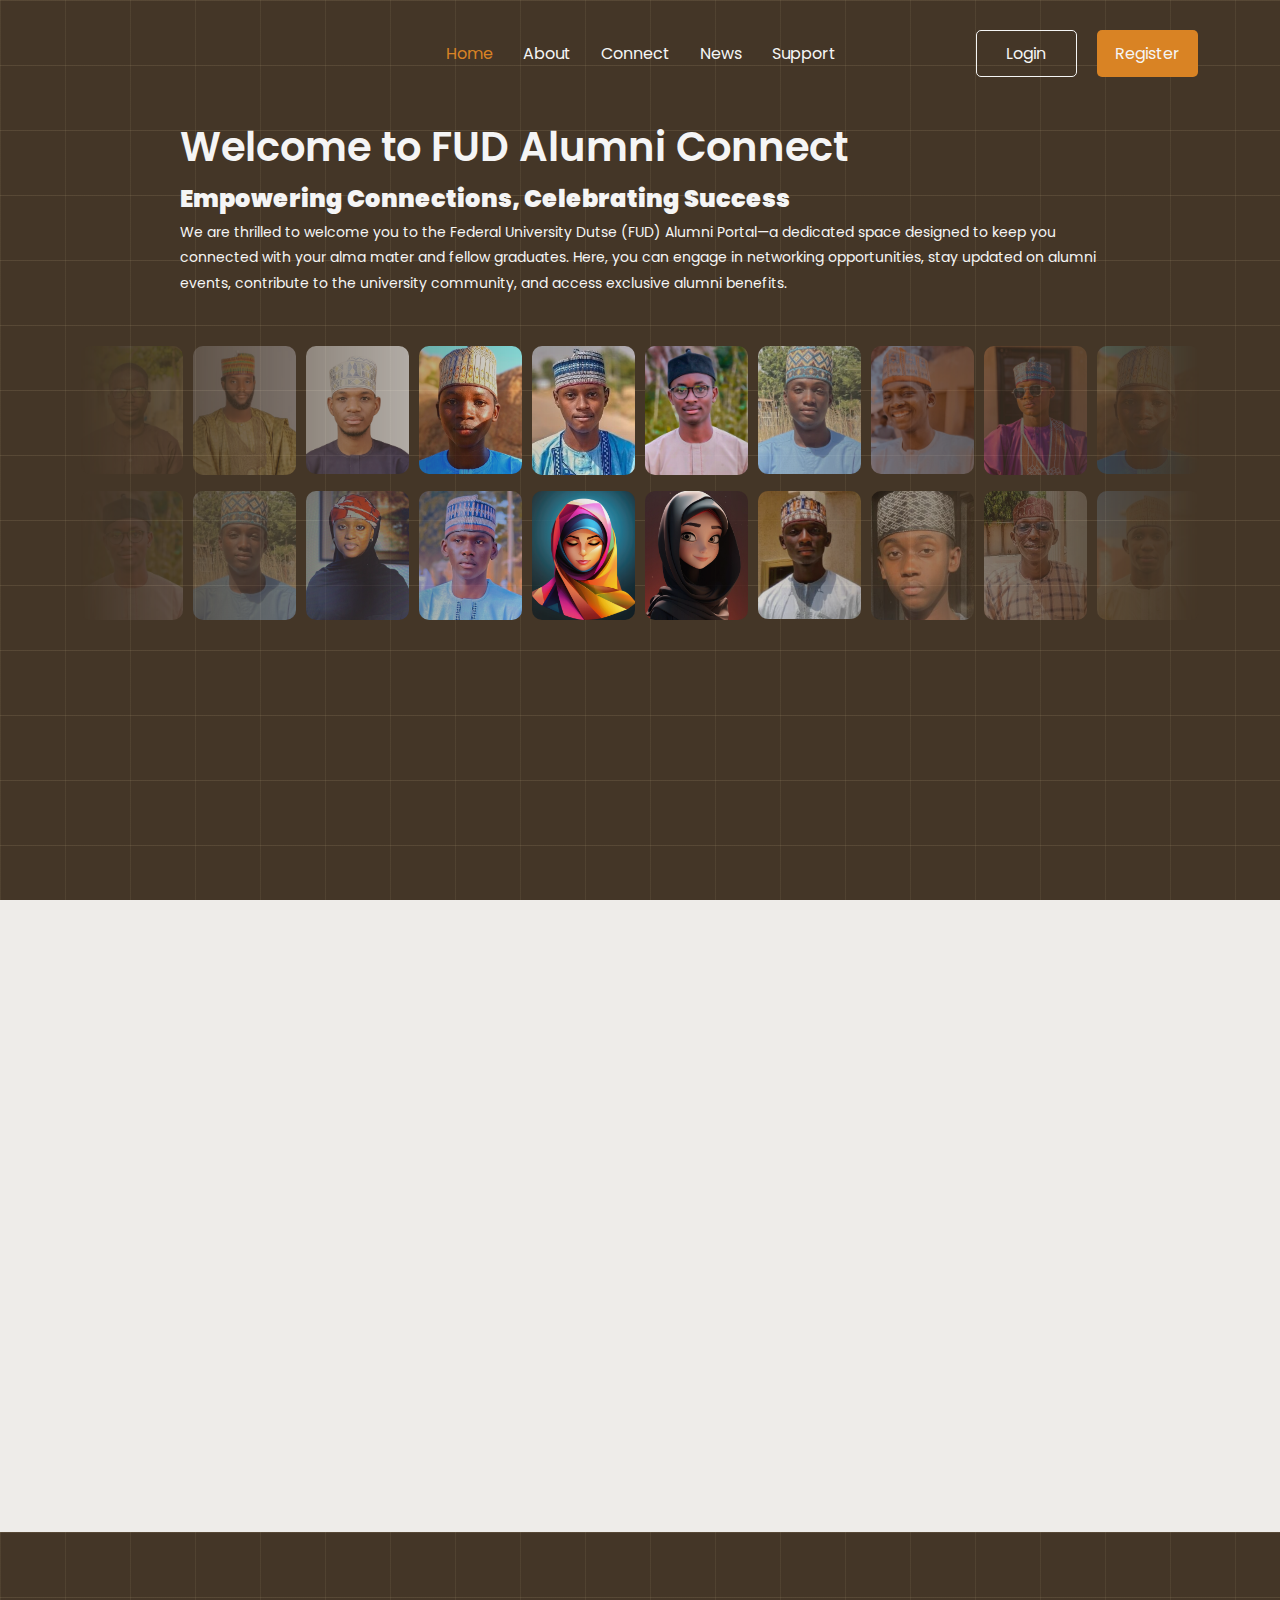
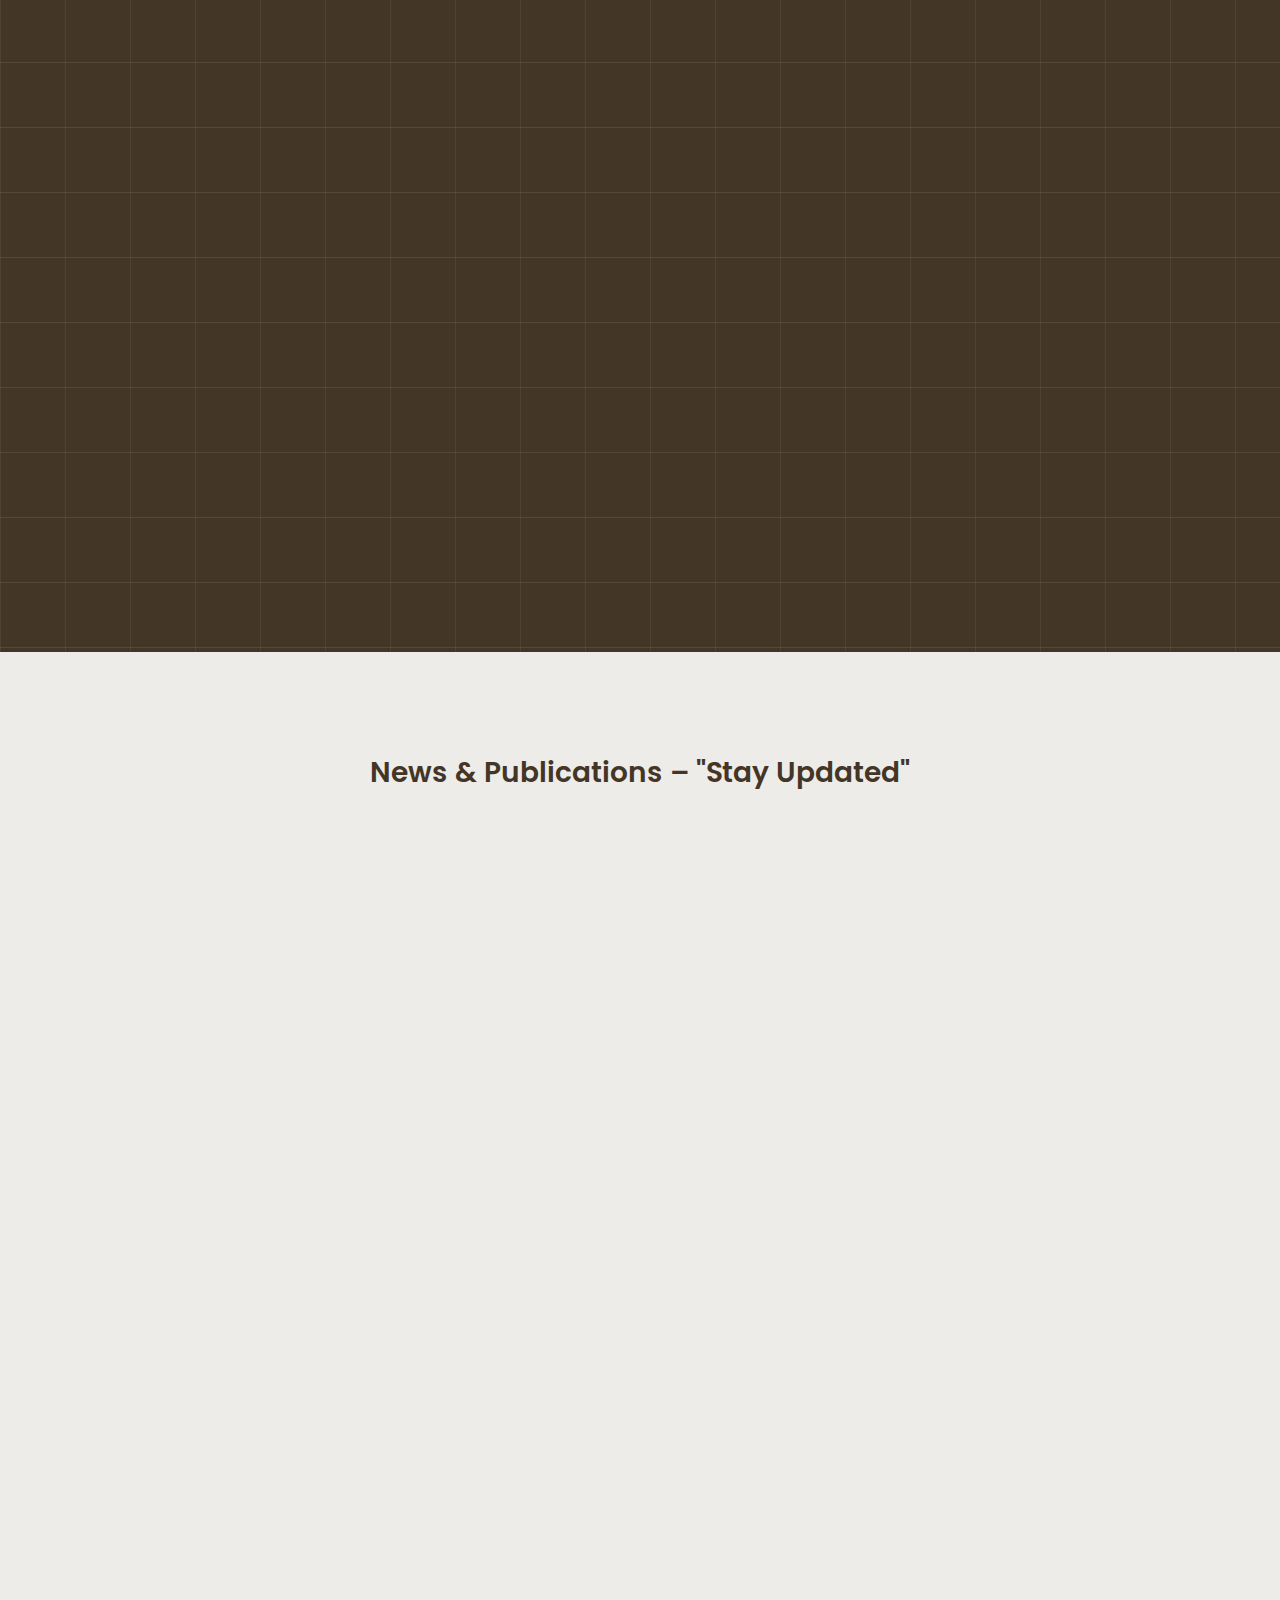
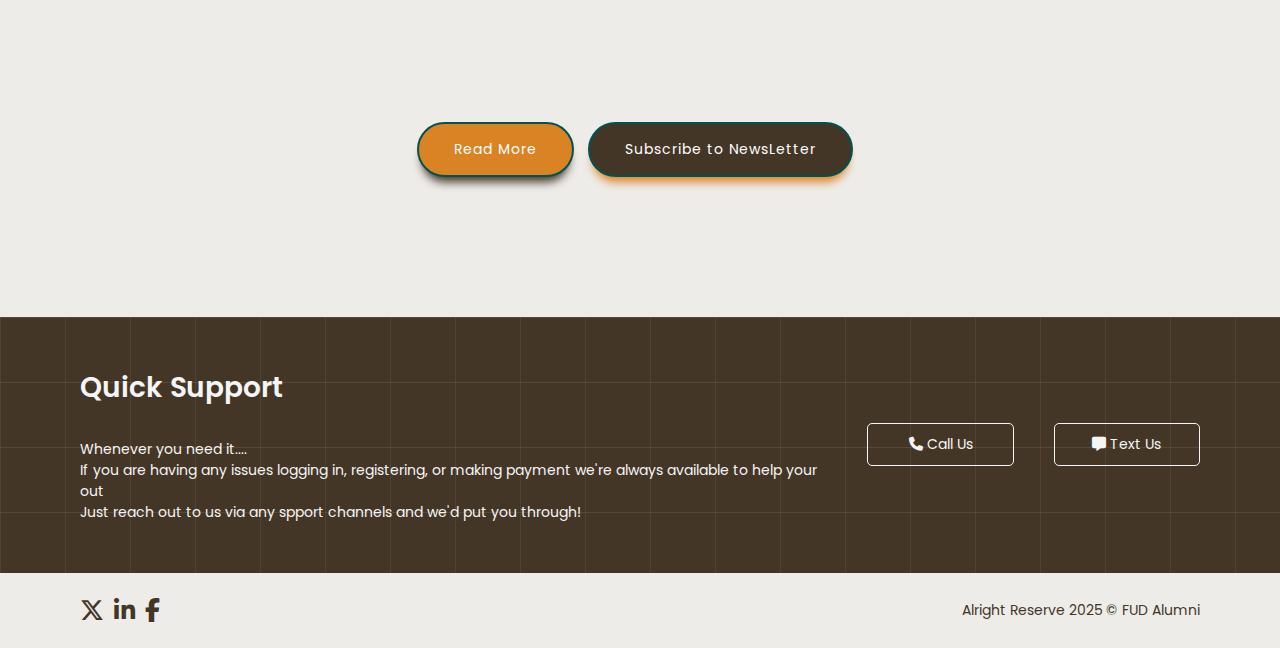
<file: index.html>
<!DOCTYPE html>
<html lang="en">
  <head>
    <meta charset="UTF-8" />
    <meta name="viewport" content="width=device-width, initial-scale=1.0" />
    <title>Federal University, Dutse Alumni Portal</title>

    <!-- Custom CSS link -->
    <link rel="stylesheet" href="assets/css/styles.css" />

    <!-- FavIcon Link -->
    <link
      rel="apple-touch-icon"
      sizes="180x180"
      href="assets/favicon_io/android-chrome-192x192.png"
    />
    <link
      rel="icon"
      type="image/png"
      sizes="32x32"
      href="assets/favicon_io/favicon-32x32.png"
    />
    <link
      rel="icon"
      type="image/png"
      sizes="16x16"
      href="assets/favicon_io/favicon-16x16.png"
    />
    <link rel="manifest" href="/site.webmanifest" />

    <!-- Google Fonts -->
    <link
      href="https://fonts.googleapis.com/css?family=Poppins:100,100italic,200,200italic,300,300italic,regular,italic,500,500italic,600,600italic,700,700italic"
      rel="stylesheet"
    />

    <!-- Font-Awesome -->
    <link
      rel="stylesheet"
      href="https://cdnjs.cloudflare.com/ajax/libs/font-awesome/6.7.2/css/all.min.css"
    />
  </head>
  <body>
    <div class="overlay-loader">
      <div class="loader"></div>
    </div>
    <div class="container">
      <section class="hero-section colored">
        <nav>
          <button class="toggle-btn-group">
            <a href="#" class="toggle-show toggle"><i class="fa-solid fa-bars"></i></a>
            <a href="#" class="toggle-hide toggle"><i class="fa-solid fa-xmark"></i></a>
        </button>
          <ul class="nav-links">
            <li><a href="#home" class="active">Home</a></li>
            <li><a href="#about">About</a></li>
            <li><a href="#connect">Connect</a></li>
            <li><a href="#news">News</a></li>
            <li><a href="#support">Support</a></li>
            <li><a href="login.html" class="mobile login">Login</a></li>
            <li><a href="login.html" class="mobile login">Register</a></li>
          </ul>
  
          <div class="btn-group">
            <button class="btn btn-primary login"><a href="login.html">Login</button>
            <button class="btn btn-secondary login"><a href="">Register</a></button>
          </div>
        </nav>
        <div class="hero-text" id="home" class="hidden">
          <h1>Welcome to FUD Alumni Connect</h1>
          <p class="subtitle">Empowering Connections, Celebrating Success</p>
          <p>
            We are thrilled to welcome you to the Federal University Dutse (FUD) Alumni Portal—a dedicated space designed to keep you connected with your alma mater and fellow graduates. Here, you can engage in networking opportunities, stay updated on alumni events, contribute to the university community, and access exclusive alumni benefits.
          </p>
        </div>
  
        <div class="hero-imgs hidden">
          <div class="img">
            <img src="assets/img/alumni-1.jpg" alt="Alumni" />
          </div>
          <div class="img">
            <img src="assets/img/alumni-2.jpg" alt="Alumni" />
          </div>
          <div class="img">
            <img src="assets/img/alumni-3.png" alt="Alumni" />
          </div>
          <div class="img">
            <img src="assets/img/alumni-4.png" alt="Alumni" />
          </div>
          <div class="img">
            <img src="assets/img/alumni-5.jpg" alt="Alumni" />
          </div>
          <div class="img">
            <img src="assets/img/alumni-6.jpg" alt="Alumni" />
          </div>
          <div class="img">
            <img src="assets/img/alumni-7.png" alt="Alumni" />
          </div>
          <div class="img">
            <img src="assets/img/alumni-8.jpg" alt="Alumni" />
          </div>
          <div class="img">
            <img src="assets/img/alumni-9.jpg" alt="Alumni" />
          </div>
          <div class="img">
            <img src="assets/img/alumni-4.png" alt="Alumni" />
          </div>
  
          <div class="img">
            <img src="assets/img/alumni-6.jpg" alt="Alumni" />
          </div>
          <div class="img">
            <img src="assets/img/alumni-7.png" alt="Alumni" />
          </div>
          <div class="img">
            <img src="assets/img/alumni-13.jpg" alt="Alumni" />
          </div>
          <div class="img">
            <img src="assets/img/alumni-14.jpg" alt="Alumni" />
          </div>
          <div class="img">
            <img src="assets/img/alumni-15.jpg" alt="Alumni" />
          </div>
          <div class="img">
            <img src="assets/img/alumni-16.jpg" alt="Alumni" />
          </div>
          <div class="img">
            <img src="assets/img/alumni-17.jpg" alt="Alumni" />
          </div>
          <div class="img">
            <img src="assets/img/alumni-18.jpg" alt="Alumni" />
          </div>
          <div class="img">
            <img src="assets/img/alumni-19.jpg" alt="Alumni" />
          </div>
          <div class="img">
            <img src="assets/img/alumni-20.jpg" alt="Alumni" />
          </div>
        </div>
      </section>
  
      <section class="about hidden" id="about">
        <h2>About Us</h2>
        <div class="about-us">
          <div class="services-content">
            <div class="grid-item">
                <div class="item-icon">
                  <i class="fa-solid fa-mask"></i>
                </div>
                <div class="item-wrapper">
                    <h3>Who We Are</h3>
                    <p>The Federal University Dutse Alumni Association is a vibrant network of graduates who continue to uphold the values and traditions of our great institution. We aim to strengthen the bonds between alumni, students, and the university.</p>
                </div>
            </div>

            <div class="grid-item">
                <div class="item-icon">
                  <i class="fa-solid fa-person-circle-question"></i>
                </div>
                <div class="item-wrapper">
                    <h3>Our Mission</h3>
                    <p>To create a lifelong connection between alumni and the university by fostering professional growth, personal development, and giving back to the community.</p>
                </div>
            </div>

            <div class="grid-item">
                <div class="item-icon">
                  <i class="fa-solid fa-eye"></i>
                </div>
                <div class="item-wrapper">
                    <h3>Our Vision</h3>
                    <p>To build a global alumni network that supports members in career development, mentorship, and philanthropy while celebrating the achievements of our graduates.</p>
                </div>
            </div>

            <div class="grid-item">
                <div class="item-icon">
                  <i class="fa-solid fa-heart"></i>
                </div>
                <div class="item-wrapper">
                    <h3>Our Values</h3>
                    <p>At Federal University, we believe in lifelong learning, community building, and professional growth. Our alumni are ambassadors of excellence, carrying forward the spirit of innovation and leadership.</p>
                </div>
            </div>
        </div>

        </div>
        </div>
        
      </section>

      <section class="reconnect colored" id="connect">
        <div class="wrapper hidden">
        <h2> Alumni Directory – "Find & Connect"</h2>
         <p>By joining the alumni network, you can:</p>
         <ul class="reconnect-services">
          <li class="reconnect-items">
            <div class="item-icon">
              <i class="fa-solid fa-magnifying-glass"></i>
            </div>
            <div class="wrapper">
              <h3>Search for Classmates:</h3> 
              <p>Find alumni by name, graduation year, department, or industry.</p>
            </div>
          </li>
          <li class="reconnect-items">
            <div class="item-icon">
              <i class="fa-solid fa-message"></i>
            </div>
            <div class="wrapper">
              <h3>Message & Network:</h3> 
              <p>Connect with fellow alumni through our built-in messaging feature.</p>
            </div>
          </li>
          <li class="reconnect-items">
            <div class="item-icon">
              <i class="fa-solid fa-people-group"></i>
            </div>
            <div class="wrapper">
              <h3>Join Alumni Groups:</h3> 
              <p>Participate in regional or industry-specific alumni groups.</p>
            </div>
            
          </li>
          <li class="reconnect-items">
            <div class="item-icon">
              <i class="fa-solid fa-share-from-square"></i>
            </div>
            <div class="wapper">
              <h3>Share Your Updates:</h3> 
              <p>Post career achievements, life milestones, and updates to stay engaged with your peers. The Alumni Directory helps you find former classmates and connect with alumni in your industry or region.</p>
            </div>
           
          </li>
          <li class="reconnect-items"></li>
         </ul>
        </div>
      
        <img src="assets/img/connect.jpg" alt="" class="hidden">
      </section>


      <section class="news" id="news">
        <h2>News & Publications – "Stay Updated"</h2>

        <div class="card-container hidden" >
            <div class="card">
                <div class="card-header">
                  <i class="fa-solid fa-newspaper"></i>
                </div>
                <div class="card-body">
                    <h3>Latest News & Updates</h3>
                    <p>Read about alumni achievements, university milestones, and industry insights.</p>
                </div>
            </div>

            <div class="card">
                <div class="card-header">
                  <i class="fa-solid fa-envelope"></i>
                </div>
                <div class="card-body">
                    <h3>Quarterly Newsletter</h3>
                    <p>Sign up for our alumni newsletter to receive the latest updates directly in your inbox.</p>
                </div>
            </div>

            <div class="card">
                <div class="card-header">
                    <i class="fa-solid fa-eye"></i>
                </div>
                <div class="card-body">
                    <h3>Featured Alumni Stories</h3>
                    <p>Get inspired by the success stories of our graduates making an impact globally.</p>
                </div>
            </div>
        </div>

        <img src="assets/img/fud-landscape.jpg" alt="" class="hidden">

        <div class="btn-container">
          <button class="btn btn-primary">Read More</button>
          <button class="btn btn-secondary">Subscribe to NewsLetter</button>
      </div>
      </section>

      <section class="contact-us colored" id="support">
        <div class="wrapper">
          <h2>Quick Support</h2>
          <span>Whenever you need it....</span>
          <p>If you are having any issues logging in, registering, or making payment we're always available to help your out</p>
          <p>Just reach out to us via any spport channels and we'd put you through!</p>
        </div>
        
        <div class="btn-group">
          <button class="btn btn-primary"><a href="#"><i class="fa-solid fa-phone"></i> Call Us</button>
          <button class="btn btn-secondary"><a href=""> <i class="fa-solid fa-message"></i> Text Us</a></button>
        </div>

      </section>
    </div>
    
    <footer>
      <ul>
        <li><i class="fa-brands fa-x-twitter"></i></li>
        <li><i class="fa-brands fa-linkedin-in"></i></li>
        <li><i class="fa-brands fa-facebook-f"></i></li>
      </ul>
      <p>Alright Reserve 2025 &copy FUD Alumni</p>
    </footer>



    <script>
      // Navigation Mobile
const navbar = document.querySelector('.nav-links');
const toggle = document.querySelector('.toggle');

toggle.addEventListener('click', function () {
  navbar.classList.toggle('active');
  this.classList.toggle('active');
});

const elements = document.querySelectorAll('.hidden');

        const observer = new IntersectionObserver(entries => {
            entries.forEach(entry => {
                if (entry.isIntersecting) {
                    entry.target.classList.add('show');
                }
            });
        });

        elements.forEach(el => observer.observe(el));


        // Loader

        const loader = document.querySelector(".overlay-loader");
        const loginBtn = document.querySelectorAll(".login")
       
        for(const login of loginBtn){
          
          login.addEventListener("click", (event)=>{
            event.preventDefault()
            loader.classList.add("active")
            document.body.classList.add("no-scroll")

            setTimeout(function() {
              window.location.href = event.target.closest("a").href;
              document.body.classList.remove("no-scroll")
            }, 500);

          })
        }


        

    </script>
  </body>
</html>
</file>
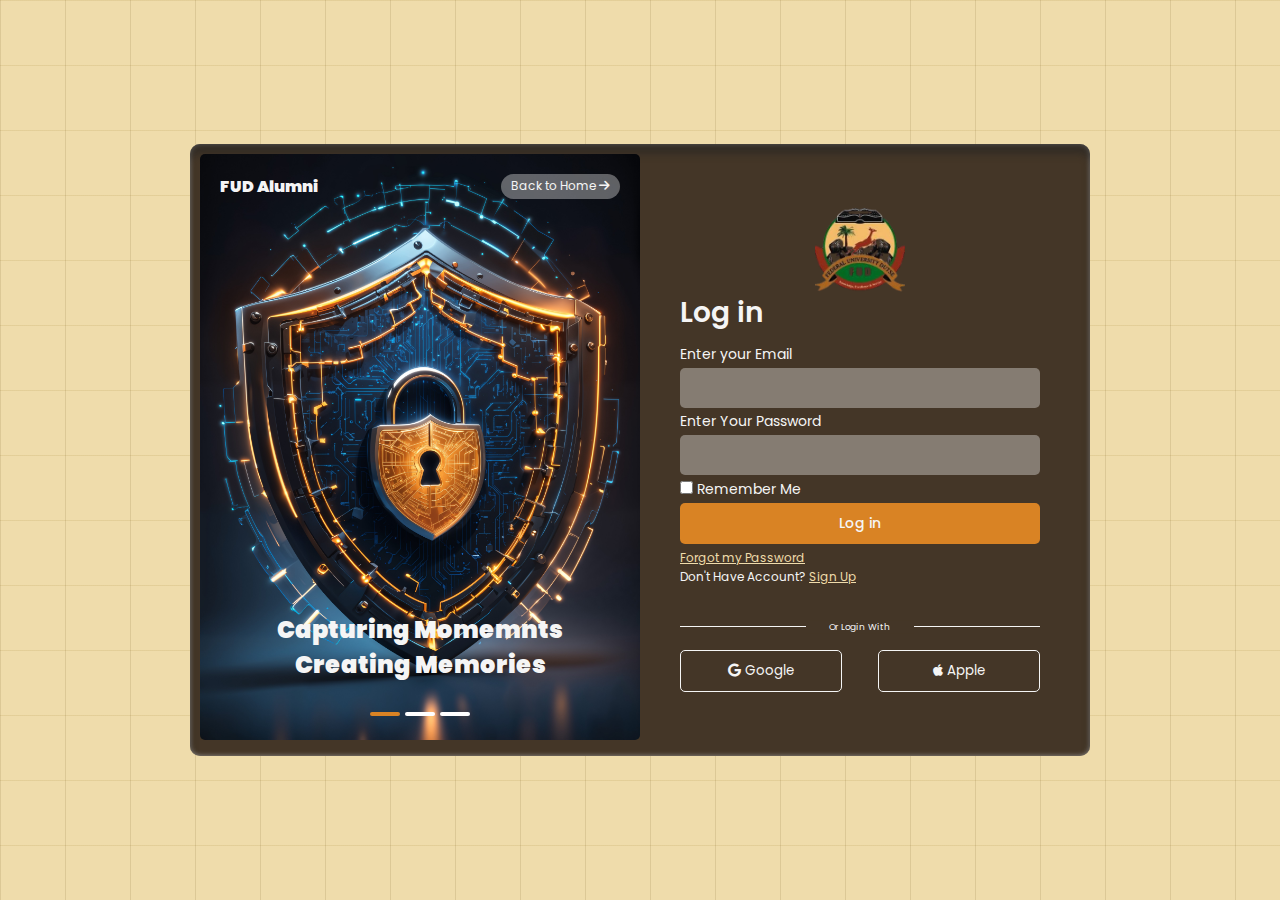
<file: login.html>
<!DOCTYPE html>
<html lang="en">
  <head>
    <meta charset="UTF-8" />
    <meta name="viewport" content="width=device-width, initial-scale=1.0" />
    <title>Federal University, Dutse Alumni Portal</title>

    <!-- Custom CSS link -->
    <link rel="stylesheet" href="assets/css/styles.css" />

    <!-- FavIcon Link -->
    <link
      rel="apple-touch-icon"
      sizes="180x180"
      href="assets/favicon_io/android-chrome-192x192.png"
    />
    <link
      rel="icon"
      type="image/png"
      sizes="32x32"
      href="assets/favicon_io/favicon-32x32.png"
    />
    <link
      rel="icon"
      type="image/png"
      sizes="16x16"
      href="assets/favicon_io/favicon-16x16.png"
    />
    <link rel="manifest" href="/site.webmanifest" />

    <!-- Google Fonts -->
    <link
      href="https://fonts.googleapis.com/css?family=Poppins:100,100italic,200,200italic,300,300italic,regular,italic,500,500italic,600,600italic,700,700italic"
      rel="stylesheet"
    />

    <!-- Font-Awesome -->
    <link
      rel="stylesheet"
      href="https://cdnjs.cloudflare.com/ajax/libs/font-awesome/6.7.2/css/all.min.css"
    />
  </head>
  <body>
    <div class="successfully">
      <div class="event-s">
        <div class="success-container">
          <i class="fa-regular fa-circle-check fa-fade"></i>
        </div>
        <span class="succes">Success</span>
        <span>Login successfully, Redirecting to Dashboard...</span>
      </div>
    </div>

    <div class="failure">
      <div class="event-s">
        <div class="failure-container">
          <i class="fa-solid fa-xmark fa-fade"></i>
        </div>
        <span class="error">Error</span>
        <span>Invalid Email or Password, Try Again...</span>
      </div>
    </div>

    <div class="account-creation-success">
      <div class="event-s">
        <div class="success-container">
          <i class="fa-solid fa-circle-check fa-fade"></i>
        </div>
        <span class="error">Success</span>
        <span>Account Created Successfully...</span>
        <span class="email-registered"></span>
        <button class="login-register">Click Here to Login</button>
      </div>
    </div>

    <div class="account-creation-failure">
      <div class="event-s">
        <div class="failure-container">
          <i class="fa-solid fa-xmark fa-fade"></i>
        </div>
        <span class="error">Error!</span>
        <span>The email is already in used...</span>
        <button class="login-register-error1">Click Here to Login</button>
      </div>
    </div>

    <div class="account-creation-failure-required">
      <div class="event-s">
        <div class="failure-container">
          <i class="fa-solid fa-xmark fa-fade"></i>
        </div>
        <span class="error">Error!</span>
        <span id="message">Fields Required!!!</span>
      </div>
    </div>

    <div class="overlay-loader">
      <div class="loader"></div>
    </div>
    <div class="main-container">
      <div class="sub-container">
        <div class="login-img-container login-cont">
          <div class="login-img-descriptions">
            <span>FUD Alumni</span>
            <button class="btn">
              <a href="index.html">
                Back to Home <i class="fa-solid fa-arrow-right"></i
              ></a>
            </button>
          </div>

          <img
            src="assets/img/login-alumni-img-1.jpg"
            alt="Alumni-Picture"
            class="login-img"
          />

          <div class="login-img-desc2">
            <span>
              Capturing Momemnts <br />
              Creating Memories
            </span>
            <div class="sliders">
              <div class="slider selected"></div>
              <div class="slider"></div>
              <div class="slider"></div>
            </div>
          </div>
        </div>

        <div class="login-page-container login-cont active">
          <a href="index.html">
            <div id="home-icon">
              <i class="fa-solid fa-house fa-bounce"></i>
            </div>
          </a>

          <img src="assets/img/fud-logo.png" alt="" class="fud-logo" />
          <h2>Log in</h2>
          <form action="main.html" id="login-form">
            <label for="email">
              Enter your Email
              <input type="email" name="email" id="email-signIn" required />
            </label>

            <label for="password">
              Enter Your Password
              <input
                type="password"
                name="password"
                id="password-logIn"
                required
                minlength="6"
              />
            </label>
            <label for="Remember-me">
              <input type="checkbox" name="remember-me" id="remember-me" />
              Remember Me
            </label>
            <input type="submit" value="Log in" id="login-submit" />
            <a href="#" id="forgot-password">Forgot my Password</a>
            <span
              >Don't Have Account?
              <a href="#login" id="register">Sign Up</a></span
            >
            <div class="other-login-methods">
              <span>Or Login With</span>
              <div class="btn-group">
                <button class="btn google">
                  <i class="fa-brands fa-google"></i> Google
                </button>
                <button class="btn apple">
                  <i class="fa-brands fa-apple"></i> Apple
                </button>
              </div>
            </div>
          </form>
        </div>

        <div class="register-page-container login-cont">
          <a href="index.html">
            <div id="home-icon">
              <i class="fa-solid fa-house fa-bounce"></i>
            </div>
          </a>
          <img src="assets/img/fud-logo.png" alt="" class="fud-logo" />
          <h2>Sign Up</h2>
          <form action="">
            <div class="name-div">
              <label for="name">
                First Name<span class="compulsory">*</span>
                <input type="text" name="name" id="first-name" required />
              </label>
              <label for="last-name">
                Last Name<span class="compulsory">*</span>
                <input type="text" name="name" id="last-name" required />
              </label>
            </div>

            <div class="name-div">
              <label for="date-of-birth">
                Date of Birth<span class="compulsory">*</span>
                <input type="date" name="name" id="dob" required />
              </label>
              <label for="gender" id="gender">
                Gender<span class="compulsory">*</span>
                <div class="radio-container">
                  <input type="radio" name="gender" id="male" required /> Male
                  <input type="radio" name="gender" id="female" required />
                  Female
                </div>
              </label>
            </div>

            <div class="name-div">
              <label for="email">
                Email<span class="compulsory">*</span>
                <input type="email" name="email" id="email-address" required />
              </label>
              <label for="home-town">
                State of Origin<span class="compulsory">*</span>
                <input type="text" name="reg-no" id="state-origin" required />
              </label>
            </div>

            <div class="name-div">
              <label for="password">
                Password<span class="compulsory">*</span>
                <input
                  type="password"
                  name="password"
                  id="password-one"
                  required
                />
              </label>
              <label for="comfirm-password">
                Comfirm Password<span class="compulsory">*</span>
                <input
                  type="password"
                  name="comfirm-password"
                  id="comfirm-password"
                  required
                />
              </label>
            </div>
            <input type="submit" value="Sign Up" id="registerBtn" />
            <span
              >Already Have an Account
              <a href="#login" id="login">Login</a></span
            >
          </form>
        </div>

        <div class="forgot-password-page">
          <img src="assets/img/fud-logo.png" alt="" class="fud-logo" />
          <button class="btn back-to-login">
            <i class="fa-solid fa-arrow-left fa-flip"></i> Back
          </button>
          <h2>Forgot Password</h2>
          <form action="">
            <label for="email">
              Enter your Email
              <input type="email" name="email" id="email-reset" required />

              <span class="code"
                >A link had been sent to your email to reset your passowrd</span
              >
            </label>
            <input type="submit" value="Send Reset Link" id="reset-password" />
          </form>
        </div>
      </div>
    </div>

    <script src="assets/js/script.js"></script>
  </body>
</html>
</file>
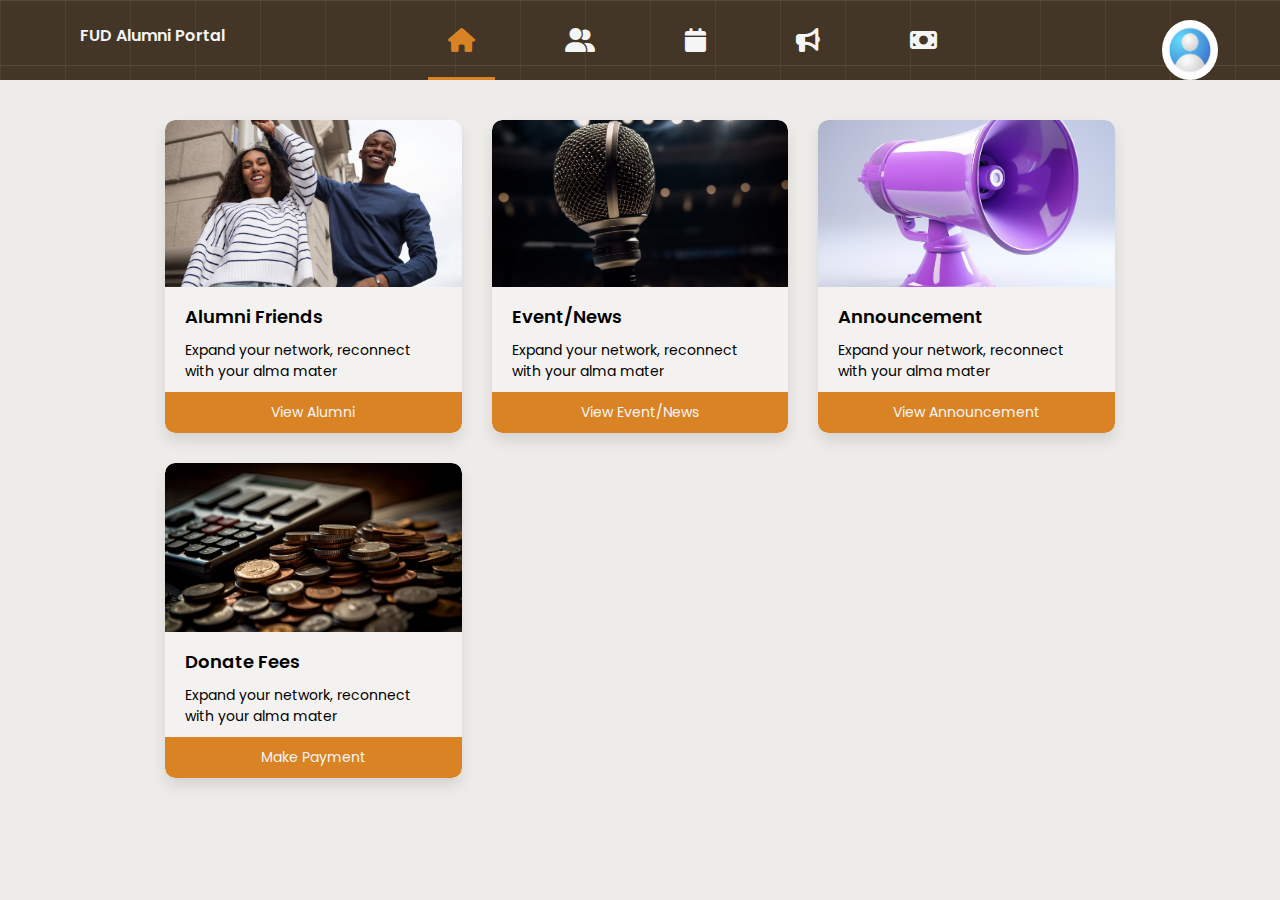
<file: main.html>
<!DOCTYPE html>
<html lang="en">
  <head>
    <meta charset="UTF-8" />
    <meta name="viewport" content="width=device-width, initial-scale=1.0" />
    <title>Federal University, Dutse Alumni Portal</title>

    <!-- Custom CSS link -->
    <link rel="stylesheet" href="assets/css/styles.css" />

    <!-- FavIcon Link -->
    <link
      rel="apple-touch-icon"
      sizes="180x180"
      href="assets/favicon_io/android-chrome-192x192.png"
    />
    <link
      rel="icon"
      type="image/png"
      sizes="32x32"
      href="assets/favicon_io/favicon-32x32.png"
    />
    <link
      rel="icon"
      type="image/png"
      sizes="16x16"
      href="assets/favicon_io/favicon-16x16.png"
    />
    <link rel="manifest" href="/site.webmanifest" />

    <!-- Google Fonts -->
    <link
      href="https://fonts.googleapis.com/css?family=Poppins:100,100italic,200,200italic,300,300italic,regular,italic,500,500italic,600,600italic,700,700italic"
      rel="stylesheet"
    />

    <!-- Font-Awesome -->
    <link
      rel="stylesheet"
      href="https://cdnjs.cloudflare.com/ajax/libs/font-awesome/6.7.2/css/all.min.css"
    />
  </head>
  <body>
    <div class="overlay-loader">
      <div class="loader"></div>
    </div>
    <main>
      <div class="overlay"></div>
      <div class="view-profile">
        <div class="profile-section">
          <div class="profile-picture">
            <img src="assets/img/profile-icon.jpg" alt="" />
          </div>
          <h2 class="Alumni-name">Mahmoud Ibrahim</h2>
          <p class="state-of-origin">Bauchi State</p>
        </div>

        <div class="profile-info">
          <div class="wrap">
            <h3>Your Information</h3>
            <div class="info">
              <p>Name:</p>
              <p class="value">Mahmoud Ibrahim</p>

              <p>Gender</p>
              <p class="value">Male</p>

              <p>Location:</p>
              <p class="value">Azare, Bauchi State</p>

              <p>Contact Address:</p>
              <p class="value">
                Kafin Kuka, Baba Kafinta Street, Azare, Bauchi State
              </p>
            </div>
          </div>
        </div>
        <div class="close-div"><i class="fa-solid fa-xmark"></i></div>
      </div>
      <nav class="main-navigation">
        <h1>FUD Alumni Portal</h1>
        <img src="assets/img/fud-logo.png" alt="" class="logo" />
        <ul class="navigations">
          <li>
            <a href="" class="active-nav"
              ><i class="fa-solid fa-house" data-target="home-section"></i
            ></a>
          </li>
          <li>
            <a href=""
              ><i class="fa-solid fa-user-group" data-target="view-alumni"></i
            ></a>
          </li>
          <li>
            <a href=""
              ><i
                class="fa-solid fa-calendar"
                data-target="event-news-section"
              ></i
            ></a>
          </li>
          <li>
            <a href=""
              ><i class="fa-solid fa-bullhorn" data-target="announcement"></i
            ></a>
          </li>
          <li>
            <a href=""
              ><i class="fa-solid fa-money-bill" data-target="payment"></i
            ></a>
          </li>
        </ul>

        <div class="profile">
          <div class="profile-picture-border">
            <img src="assets/img/profile-icon.jpg" alt="" />
          </div>

          <div class="profile-edit">
            <div class="wrap">
              <span class="v-profile"
                ><i class="fa-solid fa-user"></i> Your Profile</span
              >
            </div>
            <div class="wrap">
              <span class="u-profile">
                <i class="fa-solid fa-pen"></i>Update Profile</span
              >
            </div>

            <div class="wrap last">
              <span class="logout"
                ><i class="fa-solid fa-right-from-bracket"></i>
                <a href="login.html">Logout</a></span
              >
            </div>
          </div>
        </div>
      </nav>
      <section class="home-section page active">
        <div class="overlay"></div>
        <div class="view-profile">
          <div class="profile-section">
            <div class="profile-picture">
              <img src="assets/img/alumni-2.jpg" alt="" />
            </div>
            <h2 class="Alumni-name">Mahmoud Ibrahim</h2>
            <p class="state-of-origin">Bauchi State</p>
          </div>

          <div class="profile-info">
            <div class="wrap">
              <h3>Your Information</h3>
              <div class="info">
                <p>Name:</p>
                <p class="value">Mahmoud Ibrahim</p>

                <p>Gender</p>
                <p class="value">Male</p>

                <p>Location:</p>
                <p class="value">Azare, Bauchi State</p>

                <p>Contact Address:</p>
                <p class="value">
                  Kafin Kuka, Baba Kafinta Street, Azare, Bauchi State
                </p>
              </div>
            </div>
          </div>
        </div>
        <div class="wrapper-container hidden">
          <div class="activity">
            <div class="activity-img">
              <img src="assets/img/alumni-friends.jpg" alt="" />
            </div>
            <div class="actvitiy-desc">
              <h3>Alumni Friends</h3>
              <p>Expand your network, reconnect with your alma mater</p>
            </div>
            <div class="view-activity" data-target="view-alumni">
              View Alumni
            </div>
          </div>

          <div class="activity">
            <div class="activity-img">
              <img src="assets/img/event.jpg" alt="" />
            </div>
            <div class="actvitiy-desc">
              <h3>Event/News</h3>
              <p>Expand your network, reconnect with your alma mater</p>
            </div>
            <div class="view-activity" data-target="event-news-section">
              View Event/News
            </div>
          </div>

          <div class="activity">
            <div class="activity-img">
              <img src="assets/img/announcement.jpg" alt="" />
            </div>
            <div class="actvitiy-desc">
              <h3>Announcement</h3>
              <p>Expand your network, reconnect with your alma mater</p>
            </div>
            <div class="view-activity" data-target="announcement">
              View Announcement
            </div>
          </div>

          <div class="activity">
            <div class="activity-img">
              <img src="assets/img/payment.jpg" alt="" />
            </div>
            <div class="actvitiy-desc">
              <h3>Donate Fees</h3>
              <p>Expand your network, reconnect with your alma mater</p>
            </div>
            <div class="view-activity" data-target="payment">Make Payment</div>
          </div>
        </div>
      </section>

      <section class="view-alumni page">
        <span class="path">Home > Alumni Friends</span>
        <h2>Alumni Friends</h2>
        <div class="wrap">
          <input
            type="search"
            name="search"
            id="search-alumni"
            placeholder="Search"
          />
          <div class="search-icon">
            <i class="fa-solid fa-magnifying-glass"></i>
          </div>
        </div>

        <div class="alumni-gallery hidden">
          <div
            class="alumni"
            data-name="Nuhu Salihu"
            data-year="2026"
            data-state="Kano State"
          >
            <div class="alumni-pic">
              <img src="assets/img/alumni-17.jpg" alt="" />
            </div>
            <div class="alumni-desc">
              <h3 class="alumni-name">Nuhu Salihu</h3>
              <p class="alumni-graduation-date">Yeah of Graduation: 2026</p>
              <p class="state">Kano State</p>
              <div class="invisible">
                <p class="dept">Cyber Security Department</p>
                <p class="status">Status: Active</p>
              </div>
            </div>

            <button class="view-details">View Details</button>
          </div>

          <div
            class="alumni"
            data-name="Mahmoud Ibrahim"
            data-year="2026"
            data-state="Bauchi State"
          >
            <div class="alumni-pic">
              <img src="assets/img/alumni-3.png" alt="" />
            </div>
            <div class="alumni-desc">
              <h3 class="alumni-name">Mahmoud Ibrahim</h3>
              <p class="alumni-graduation-date">Yeah of Graduation: 2026</p>
              <p class="state">Bauchi State</p>
              <div class="invisible">
                <p class="dept">Cyber Security Department</p>
                <p class="status">Status: Active</p>
              </div>
            </div>

            <button class="view-details">View Details</button>
          </div>

          <div
            class="alumni"
            data-name="Rukayya Aliyu"
            data-year="2026"
            data-state="Kano State"
          >
            <div class="alumni-pic">
              <img src="assets/img/alumni-15.jpg" alt="" />
            </div>
            <div class="alumni-desc">
              <h3 class="alumni-name">Rukayya Aliyu</h3>
              <p class="alumni-graduation-date">Yeah of Graduation: 2026</p>
              <p class="state">Kano State</p>
              <div class="invisible">
                <p class="dept">Cyber Security Department</p>
                <p class="status">Status: Active</p>
              </div>
            </div>

            <button class="view-details">View Details</button>
          </div>

          <div
            class="alumni"
            data-name="Ibrahim Mahmoud"
            data-year="2026"
            data-state="Jigawa State"
          >
            <div class="alumni-pic">
              <img src="assets/img/alumni-5.jpg" alt="" />
            </div>
            <div class="alumni-desc">
              <h3 class="alumni-name">Ibrahim Mahmoud</h3>
              <p class="alumni-graduation-date">Yeah of Graduation: 2026</p>
              <p class="state">Jigawa State</p>
              <div class="invisible">
                <p class="dept">Cyber Security Department</p>
                <p class="status">Status: Active</p>
              </div>
            </div>

            <button class="view-details">View Details</button>
          </div>

          <div
            class="alumni"
            data-name="Muhammad Isah"
            data-year="2026"
            data-state="Bauchi State"
          >
            <div class="alumni-pic">
              <img src="assets/img/alumni-4.png" alt="" />
            </div>
            <div class="alumni-desc">
              <h3 class="alumni-name">Muhammad Isah</h3>
              <p class="alumni-graduation-date">Yeah of Graduation: 2026</p>
              <p class="state">Bauchi State</p>
              <div class="invisible">
                <p class="dept">Cyber Security Department</p>
                <p class="status">Status: Active</p>
              </div>
            </div>

            <button class="view-details">View Details</button>
          </div>

          <div
            class="alumni"
            data-name="Muhammad Mukhtar"
            data-year="2026"
            data-state="Kano State"
          >
            <div class="alumni-pic">
              <img src="assets/img/alumni-6.jpg" alt="" />
            </div>
            <div class="alumni-desc">
              <h3 class="alumni-name">Muhammad Mukhtar</h3>
              <p class="alumni-graduation-date">Yeah of Graduation: 2026</p>
              <p class="state">Kano State</p>
              <div class="invisible">
                <p class="dept">Cyber Security Department</p>
                <p class="status">Status: Active</p>
              </div>
            </div>

            <button class="view-details">View Details</button>
          </div>

          <div
            class="alumni"
            data-name="Hauwa'u Musa"
            data-year="2026"
            data-state="Kaduna State"
          >
            <div class="alumni-pic">
              <img src="assets/img/alumni-16.jpg" alt="" />
            </div>
            <div class="alumni-desc">
              <h3 class="alumni-name">Hauwa'u Musa</h3>
              <p class="alumni-graduation-date">Yeah of Graduation: 2026</p>
              <p class="state">Kaduna State</p>
              <div class="invisible">
                <p class="dept">Cyber Security Department</p>
                <p class="status">Status: Active</p>
              </div>
            </div>

            <button class="view-details">View Details</button>
          </div>

          <div
            class="alumni"
            data-name="Salisu Nasiru"
            data-year="2026"
            data-state="Kaduna State"
          >
            <div class="alumni-pic">
              <img src="assets/img/alumni-7.png" alt="" />
            </div>
            <div class="alumni-desc">
              <h3 class="alumni-name">Salisu Nasiru</h3>
              <p class="alumni-graduation-date">Yeah of Graduation: 2026</p>
              <p class="state">Kaduna State</p>
              <div class="invisible">
                <p class="dept">Cyber Security Department</p>
                <p class="status">Status: Active</p>
              </div>
            </div>

            <button class="view-details">View Details</button>
          </div>

          <div
            class="alumni"
            data-name="Ibrahim Isah"
            data-year="2026"
            data-state="Bauchi State"
          >
            <div class="alumni-pic">
              <img src="assets/img/alumni-8.jpg" alt="" />
            </div>
            <div class="alumni-desc">
              <h3 class="alumni-name">Ibrahim Isah</h3>
              <p class="alumni-graduation-date">Yeah of Graduation: 2025</p>
              <p class="state">Bauchi State</p>
              <div class="invisible">
                <p class="dept">Cyber Security Department</p>
                <p class="status">Status: Active</p>
              </div>
            </div>

            <button class="view-details">View Details</button>
          </div>

          <div
            class="alumni"
            data-name="Umar Faruk"
            data-year="2026"
            data-state="Kano State"
          >
            <div class="alumni-pic">
              <img src="assets/img/alumni-14.jpg" alt="" />
            </div>
            <div class="alumni-desc">
              <h3 class="alumni-name">Umar Faruk</h3>
              <p class="alumni-graduation-date">Yeah of Graduation: 2026</p>
              <p class="state">Kano State</p>
              <div class="invisible">
                <p class="dept">Cyber Security Department</p>
                <p class="status">Status: Active</p>
              </div>
            </div>

            <button class="view-details">View Details</button>
          </div>
        </div>
        <div class="view-alumni-all">
          <button class="view-all-alumni">View All Alumni</button>
        </div>
      </section>

      <section class="event-news-section page">
        <span class="path">Home > Events/News</span>
        <h2>Events/News</h2>
        <div class="wrap-header">
          <div class="selections-mode">
            <label for="all" data-target="all">
              <input type="radio" name="mode-search" id="all" checked />
              <span>All</span>
            </label>

            <label for="events" data-target="event">
              <input type="radio" name="mode-search" id="events" />
              <span class="color-1">Events</span>
            </label>

            <label for="news" data-target="news">
              <input type="radio" name="mode-search" id="news" />
              <span class="color-2">News</span>
            </label>
          </div>

          <div class="search">
            <input
              type="search"
              name="search"
              id="search"
              placeholder="Search for an events or news"
            />
            <div class="search-icon">
              <i class="fa-solid fa-magnifying-glass"></i>
            </div>
          </div>
        </div>

        <div
          class="news-event hidden"
          data-name="event"
          data-title="Annual Alumni Reunion & Networking Conference 2025"
        >
          <div class="img-container">
            <img src="assets/img/comfrence.jpg" alt="" />
          </div>
          <div class="events">
            <div class="title">
              <span
                >📅 August 10, 2025, 📍 Federal University Dutse, Jigawa
                State</span
              >
              <span class="event">Event</span>
            </div>

            <h3>Annual Alumni Reunion & Networking Conference 2025</h3>
            <p>
              Reconnect with former classmates, network with professionals, and
              gain insights into career growth and industry trends at this
              year's Annual Alumni Reunion & Networking Conference. The event
              will feature guest speakers from various fields, panel
              discussions, and an exclusive session for mentorship and job
              opportunities.
            </p>
          </div>
        </div>

        <div class="news-event hidden" data-name="news">
          <div class="img-container">
            <img src="assets/img/scholarship.jpg" alt="" />
          </div>
          <div class="events">
            <div class="title">
              <span>📅 March, 2025</span>
              <span class="new">News</span>
            </div>

            <h3>FUD Alumni Launches Scholarship Program for Undergraduates</h3>
            <p>
              The Federal University Dutse Alumni Association has launched a new
              scholarship initiative to support outstanding undergraduates
              facing financial difficulties. This initiative aims to provide
              tuition assistance and mentorship opportunities to deserving
              students. The first batch of beneficiaries will be announced in
              May 2025.
            </p>
          </div>
        </div>

        <div class="news-event hidden" data-name="event">
          <div class="img-container">
            <img src="assets/img/job.jpg" alt="" />
          </div>
          <div class="events">
            <div class="title">
              <span
                >📅 August 10, 2025, 📍 Federal University Dutse, Jigawa
                State</span
              >
              <span class="event">Event</span>
            </div>

            <h3>Alumni Career Fair & Job Expo 2025</h3>
            <p>
              This event connects alumni with top employers across various
              industries, offering job opportunities, internship programs, and
              career development workshops. Recruiters will be present for
              on-the-spot interviews, and career coaches will provide CV reviews
              and interview tips. A perfect chance to boost your career
            </p>
          </div>
        </div>

        <div class="news-event hidden" data-name="news">
          <div class="img-container">
            <img src="assets/img/mukhtar.jpg" alt="" />
          </div>
          <div class="events">
            <div class="title">
              <span>📅 February 2025</span>
              <span class="new">News</span>
            </div>

            <h3>FUD Alumni Member Appointed as Minister of Digital Economy</h3>
            <p>
              A proud moment for the FUD community! One of our distinguished
              alumni, Dr. Muhammad Mukhtar Bello, has been appointed as
              Nigeria’s Minister of Digital Economy. Dr. Bello, who graduated
              from FUD’s CyberSecurity Department, has been recognized for his
              contributions to cybersecurity and ICT development.
            </p>
          </div>
        </div>
      </section>

      <section class="announcement page">
        <span class="path">Home > Announcement</span>
        <h2>Announcement</h2>
        <div class="wrap-header">
          <div class="selections-mode" data-target="all">
            <label for="all">
              <input type="radio" name="mode-search" id="all" checked />
              <span>All</span>
            </label>

            <label for="events" data-target="active">
              <input type="radio" name="mode-search" id="events" />
              <span class="color-1">Active</span>
            </label>

            <label for="news" data-target="inactive">
              <input type="radio" name="mode-search" id="news" />
              <span class="color-2">Inactive</span>
            </label>
          </div>

          <div class="search">
            <input
              type="search"
              name="search"
              id="search"
              placeholder="Search for announcement"
            />
            <div class="search-icon">
              <i class="fa-solid fa-magnifying-glass"></i>
            </div>
          </div>
        </div>

        <div class="news-event hidden" data-name="active">
          <div class="img-container">
            <img src="assets/img/fud.jpg" alt="" />
          </div>
          <div class="events">
            <div class="title">
              <span class="event">Active</span>
            </div>

            <h3>Welcome to the FUD Alumni Portal!</h3>
            <p>
              We are excited to welcome you to the official Federal University
              Dutse (FUD) Alumni Portal! 🎉 This platform is designed to keep
              you connected with fellow graduates, access career opportunities,
              participate in events, and stay updated with university news. Make
              sure to update your profile to receive notifications.
            </p>

            <button class="apply">
              <a href="#" class="apply">Register</a>
            </button>
          </div>
        </div>

        <div class="news-event hidden" data-name="inactive">
          <div class="img-container">
            <img src="assets/img/id.jpg" alt="" />
          </div>
          <div class="events">
            <div class="title">
              <span class="new">Inactive</span>
            </div>

            <h3>Alumni ID Card Now Available!</h3>
            <p>
              🔹 Good news! 🎉 The FUD Alumni Association is now issuing
              official Alumni ID Cards. This card grants you access to campus
              facilities, discounts on selected services, and exclusive alumni
              benefits. 📌 How to Apply: 1️⃣ Submit your application via Alumni
              Portal 2️⃣ Receive your ID via email or collect it on campus
            </p>

            <button class="apply"><a href="#" class="apply">Apply</a></button>
          </div>
        </div>

        <div class="news-event hidden" data-name="inactive">
          <div class="img-container">
            <img src="assets/img/success.jpg" alt="" />
          </div>
          <div class="events">
            <div class="title">
              <span class="new">Inactive</span>
            </div>

            <h3>Share Your Success Story!</h3>
            <p>
              🔹 Have you achieved something remarkable in your career or
              community? We want to celebrate YOU! 🎉 The FUD Alumni Portal is
              launching the "Alumni Spotlight" to feature inspiring success
              stories from our graduates. This is your chance to inspire others
              and showcase your achievements.
            </p>

            <button class="apply">
              <a href="#" class="apply">Submit your Story Here</a>
            </button>
          </div>
        </div>
      </section>

      <section class="payment page">
        <span class="path">Home > Payment</span>
        <h2>Pay Fees</h2>
        <div class="payment-header hidden">
          <p>
            Welcome to the Alumni Payment Section, where you can conveniently
            manage all alumni-related payments. Whether you're paying for
            membership, event fees, donations, or other contributions, our
            secure payment system ensures a smooth and hassle-free transaction.
            We offer multiple payment options for your convenience, allowing you
            to stay connected and support your alma mater with ease. Make your
            payment today and continue to be a part of our growing alumni
            community
          </p>
        </div>

        <div class="payment-method hidden">
          <div class="payment">
            <h3>Pay With Remita</h3>
            <a href="https://remita.net/">
              <img src="assets/img/remita.png" alt="" />
            </a>
          </div>

          <div class="payment">
            <h3>Pay With Paystack</h3>
            <a href="https://remita.net/">
              <img src="assets/img/paystack.png" alt="" />
            </a>
          </div>
        </div>
      </section>

      <section class="update-profile">
        <span class="path">Profile > Update Profile</span>
        <div class="wrapper">
          <div class="profile-picture-section">
            <img src="assets/img/profile-icon.jpg" alt="" />
            <h3>Profile Photo</h3>
            <input type="file" name="" id="" />
            <button class="upload-photo">+ Upload Photo</button>
          </div>

          <div class="personal-details">
            <h3>Personal Details</h3>
            <form action="">
              <div class="name-div">
                <label for="name">
                  First Name<span class="compulsory">*</span>
                  <input type="text" name="name" id="name" required />
                </label>
                <label for="last-name">
                  Last Name<span class="compulsory">*</span>
                  <input type="text" name="name" id="name" required />
                </label>
              </div>

              <div class="name-div">
                <label for="date-of-birth">
                  Date of Birth<span class="compulsory">*</span>
                  <input type="date" name="name" id="dob" required />
                </label>
                <label for="gender" id="gender">
                  Gender<span class="compulsory">*</span>
                  <div class="radio-container">
                    <label for="gender" class="rad"
                      ><input type="radio" name="gender" id="" /> Male
                    </label>
                    <label for="gender" class="rad"
                      ><input type="radio" name="gender" id="" /> Male
                    </label>
                  </div>
                </label>
              </div>

              <div class="name-div">
                <label for="email">
                  Email<span class="compulsory">*</span>
                  <input type="email" name="email" id="email" required />
                </label>
                <label for="home-town">
                  Registration No.<span class="compulsory">*</span>
                  <input type="text" name="reg-no" id="reg-no" required />
                </label>
              </div>
              <button class="update">Update</button>
            </form>
          </div>
        </div>
      </section>
    </main>

    <script>
      // Main Section JS

      const profileIcon = document.querySelector(".profile");
      const documentBody = document.querySelector("body");
      const navItems = document.querySelectorAll(".navigations i");
      const navAnchor = document.querySelectorAll(".navigations a");
      const pages = document.querySelectorAll(".page");
      const viewProfilePage = document.querySelector(".view-profile");
      const viewProfileLink = document.querySelector(".v-profile");
      const overLay = document.querySelector(".overlay");
      const closeProfileIcon = document.querySelector(".close-div");
      const updateProfileIcon = document.querySelector(".u-profile");
      const updateProfilePage = document.querySelector(".update-profile");
      const profilePicture = document.querySelector(".profile-picture-border");
      const searchAlumniInput = document.querySelector("#search-alumni");
      const viewDetails = document.querySelectorAll(".view-details");
      const alumniDesc = document.querySelectorAll(".invisible");

      for (const view of viewDetails) {
        view.addEventListener("click", function () {
          let parent = this.closest(".alumni");

          let sibling = parent.closest(".invisible");
          // let parentEl = alumniDesc.closest(".alumni");
          sibling.classList.toggle("visible");
        });
      }

      // Event/News Section

      const selectionMode = document.querySelectorAll(
        ".event-news-section label"
      );
      const newsEventCard = document.querySelectorAll(
        ".event-news-section .news-event"
      );

      for (const select of selectionMode) {
        select.addEventListener("click", () => {
          let name = select.getAttribute("data-target");
          for (const card of newsEventCard) {
            if (card.getAttribute("data-name").toLowerCase() === name) {
              card.style.display = "flex";
            } else if (name === "all") {
              card.style.display = "flex";
            } else {
              card.style.display = "none";
            }
          }
        });
      }

      // Announcement
      const selectionModeAnnounce = document.querySelectorAll(
        ".announcement label"
      );
      const newsEventCardAnnounce = document.querySelectorAll(
        ".announcement .news-event"
      );

      for (const select of selectionModeAnnounce) {
        select.addEventListener("click", () => {
          let name = select.getAttribute("data-target");
          for (const card of newsEventCardAnnounce) {
            if (card.getAttribute("data-name").toLowerCase() === name) {
              card.style.display = "flex";
              console.log(name === "all");
            } else if (name === "all") {
              card.style.display = "flex";
            } else {
              card.style.display = "none";
            }
          }
        });
      }

      function searchAlumni() {
        const alumniGalleryCards = document.querySelectorAll(".alumni");
        const searchAlumniInputValue = document
          .querySelector("#search-alumni")
          .value.toLowerCase();

        for (const card of alumniGalleryCards) {
          let name = card.getAttribute("data-name").toLowerCase();
          let state = card.getAttribute("data-state").toLowerCase();
          let year = card.getAttribute("data-year").toLowerCase();

          if (
            name.includes(searchAlumniInputValue) |
            state.includes(searchAlumniInputValue) |
            year.includes(searchAlumniInputValue)
          ) {
            card.style.display = "block";
          } else {
            card.style.display = "none";
          }
        }
      }

      searchAlumniInput.addEventListener("keypress", searchAlumni);
      profilePicture.addEventListener("click", function () {
        this.classList.toggle("active");
      });

      updateProfileIcon.addEventListener("click", () => {
        pages.forEach((page) => page.classList.remove("active"));
        navAnchor.forEach((item) => item.classList.remove("active-nav"));
        updateProfilePage.classList.add("active");
      });

      closeProfileIcon.addEventListener("click", () => {
        viewProfilePage.classList.remove("active");
        overLay.classList.remove("show");
        profilePicture.classList.remove("active");
        document.body.classList.remove("no-scroll");
      });

      viewProfileLink.addEventListener("click", () => {
        viewProfilePage.classList.add("active");
        overLay.classList.add("show");
        document.body.classList.add("no-scroll");

        overLay.addEventListener("click", () => {
          viewProfilePage.classList.remove("active");
          overLay.classList.remove("show");
        });
      });
      const homeSectionLinks = document.querySelectorAll(
        ".home-section .view-activity"
      );

      for (let i = 0; i < homeSectionLinks.length; i++) {
        homeSectionLinks[i].addEventListener("click", () => {
          const targetPage = homeSectionLinks[i].getAttribute("data-target");
          pages.forEach((page) => page.classList.remove("active"));
          navAnchor.forEach((item) => item.classList.remove("active-nav"));

          for (const page of pages) {
            if (page.classList.contains(targetPage.toLowerCase())) {
              page.classList.add("active");
              navAnchor[i].classList.add("active-nav");
              profilePicture.classList.remove("active");
              break; // Exit the loop once the target page is found
            }
          }
        });
      }

      for (let i = 0; i < navItems.length; i++) {
        navItems[i].addEventListener("click", (event) => {
          event.preventDefault();
          const targetPage = navItems[i].getAttribute("data-target");

          // Remove active classes from all pages and navigation items
          pages.forEach((page) => page.classList.remove("active"));
          navAnchor.forEach((item) => item.classList.remove("active-nav"));
          updateProfilePage.classList.remove("active");

          // Add active classes to the target page and clicked navigation item
          for (const page of pages) {
            if (page.classList.contains(targetPage.toLowerCase())) {
              page.classList.add("active");
              navAnchor[i].classList.add("active-nav");
              break; // Exit the loop once the target page is found
            }
          }
        });
      }

      profileIcon.addEventListener("click", () => {
        const profileEdit = document.querySelector(".profile-edit");
        profileEdit.classList.toggle("active");
      });

      const elements = document.querySelectorAll(".hidden");

      const observer = new IntersectionObserver((entries) => {
        entries.forEach((entry) => {
          if (entry.isIntersecting) {
            entry.target.classList.add("show");
          }
        });
      });

      elements.forEach((el) => observer.observe(el));

      // Loging Out Annimation

      const loader = document.querySelector(".overlay-loader");
      const logoutBtn = document.querySelector(".logout");

      logoutBtn.addEventListener("click", (event) => {
        event.preventDefault();
        loader.classList.add("active");

        setTimeout(function () {
          window.location.href = event.target.closest("a").href;
        }, 500);
      });
    </script>
  </body>
</html>
</file>
<file: assets/css/styles.css>
:root {
  /* Background Colors */

  --background-dark-100: #000000;
  --background-dark-brown: #443627;
  --background-orange-brown: #d98324;
  --background-light-brown: #efdcab;
  --background-light-brown-80: #eeece9;
  --background-gray-brown: #f2f6d0;
  --background-dark-95: #282828;
  --background-dark-70: #444444;

  /* Text Colors  */
  --color-white-100: #ffffff;
  --color-white-transparent: #ffffff59;
  --color-white-95: #f5f5f5;
  --color-white-80: #d5d5d5;
  --color-white-60: #aaaaaa;
  --color-white-70: #bbbbbb;

  /* Font Size */
  --fs-9: 48px;
  --fs-8: 32px;
  --fs-7: 24px;
  --fs-6: 21px;
  --fs-5: 18px;
  --font-size-16: 16px;
  --fs-4: 14px;
  --fs-3: 12px;
  --fs-2: 11px;

  /* Others  */
  --transition-default: 0.25s ease;
  --cubic-out: cubic-bazier(0.33, 0.85, 0.4, 0.96);
  --section-padding: 80px;
  --section-padding-2: 180px;

  --shadow-1: 0 2px 25px hsla(0, 0%, 0%, 0.1);
  --shadow-2: 0 8px 14px hsla(0, 0%, 0%, 0.1);
  --shadow-3: 0 14px 30px hsla(0, 0%, 0%, 0.05);
}

/* Custom scrollbar style */

::-webkit-scrollbar {
  width: 6px;
}

::-webkit-scrollbar-track {
  background: var(--background-dark-70);
}

::-webkit-scrollbar-thumb {
  background: var(--background-brown);
}

/* Reset & Default */

* {
  margin: 0;
  padding: 0;
  box-sizing: border-box;
}

html {
  font-family: "Poppins", sans-serif;
  color: var(--color-white-95);
}

body {
  width: 100%;
  height: 100vh;
  background-color: var(--background-light-brown-80);
  scroll-behavior: smooth;
  font-size: var(--font-size-16);
}

li {
  list-style: none;
}

a {
  display: inline;
  text-decoration: none;
  color: var(--color-white-95);
}

span {
  display: block;
}
:is(h1, h2, h3, h4, h5, h6) {
  font-weight: 600;
  margin-bottom: 10px;
}

h1 {
  font-size: var(--fs-9);
}

h2 {
  font-size: var(--fs-8);
}

h3 {
  font-size: var(--fs-6);
}
img {
  width: 100%;
}

button {
  font-family: "Poppins", sans-serif;
}

.hidden {
  opacity: 0;
  transform: translateY(50px);
  transition: opacity 0.6s ease-out, transform 0.6s ease-out;
}

.show {
  opacity: 1;
  transform: translateY(0);
}

input {
  font-family: "Poppins", sans-serif;
}

.path {
  color: var(--background-dark-70);
}

/* Loaders Style */

.no-scroll {
  overflow: hidden;
  height: 100vh;
}

.overlay-loader,
.successfully,
.failure,
.account-creation-success,
.account-creation-failure,
.account-creation-failure-required {
  width: 100%;
  height: 100vh;
  background-color: rgba(255, 255, 255, 0.884);
  position: absolute;
  top: 0;
  left: 0;
  display: flex;
  justify-content: center;
  align-items: center;
  z-index: 9999999;
  display: none;
  transition: var(--transition-default);
}

:is(
    .successfully,
    .failure,
    .account-creation-success,
    .account-creation-failure,
    .account-creation-failure-required
  ).active {
  display: flex;
}

.failure-container,
.success-container {
  width: 70px;
  height: 70px;
  border-radius: 50%;
  border: 2px solid var(--background-light-brown);
  display: flex;
  justify-content: center;
  align-items: center;
  margin: 0 auto;
}

.login-register,
.login-register-error1 {
  padding: 10px;
  outline: none;
  cursor: pointer;
  border: none;
  background-color: var(--background-orange-brown);
  color: white;
  border-radius: 5px;
  margin-top: 10px;
}

.email-registered {
  font-style: italic;
}

.login-register:hover {
  opacity: 0.8;
}
.event-s {
  min-width: 500px;
  background-color: white;
  color: black;
  padding: 50px;
  text-align: center;
}

.event-s i {
  font-size: var(--fs-9);
  color: var(--background-orange-brown);
}

.event-s .succes,
.error {
  font-size: var(--fs-9);
}
.overlay-loader.active {
  display: flex;
}
.loader {
  --d: 30px;
  width: 10px;
  height: 10px;
  border-radius: 50%;
  color: var(--background-orange-brown);
  box-shadow: calc(1 * var(--d)) calc(0 * var(--d)) 0 0,
    calc(0.707 * var(--d)) calc(0.707 * var(--d)) 0 1px,
    calc(0 * var(--d)) calc(1 * var(--d)) 0 2px,
    calc(-0.707 * var(--d)) calc(0.707 * var(--d)) 0 3px,
    calc(-1 * var(--d)) calc(0 * var(--d)) 0 4px,
    calc(-0.707 * var(--d)) calc(-0.707 * var(--d)) 0 5px,
    calc(0 * var(--d)) calc(-1 * var(--d)) 0 6px;
  animation: l27 0.75s infinite steps(8);
}
@keyframes l27 {
  100% {
    transform: rotate(1turn);
  }
}

/* Custom CSS */
/* Hero Section */

.hero-section {
  width: 100%;
  height: 100vh;
  background-color: var(--background-dark-brown);
  padding: 30px var(--section-padding);
}

.mobile {
  display: none;
}
.colored {
  background-image: linear-gradient(#efdcab1c 1px, transparent 1px),
    linear-gradient(to right, #efdcab13 1px, transparent 1px);
  background-size: 65px 65px;
  background-color: var(--background-dark-brown);
}

nav {
  display: flex;
  justify-content: flex-end;
  gap: 200px;
  align-items: center;
}

.toggle-btn-group {
  display: none;
}
.hero-section ul {
  display: flex;
  justify-content: space-between;
  gap: 50px;
}

.hero-section ul li a {
  font-size: var(--fs-5);
}

.hero-section ul li a:hover {
  color: var(--background-orange-brown);
}

.hero-section ul li a.active {
  color: var(--background-orange-brown);
}

.hero-section .btn-group {
  display: flex;
  gap: 20px;
  width: 20%;
}

.hero-section .btn a {
  font-size: var(--fs-5);
}

.hero-section .btn.btn-secondary {
  background-color: var(--background-orange-brown);
  border: none;
}

.hero-section .btn.btn-secondary:hover {
  border: 1px solid var(--color-white-95);
  background-color: transparent;
}

.hero-text {
  width: 80%;
  padding: 50px 100px;
}

.hero-text h1 {
  font-size: var(--fs-9);
  line-height: 1;
}

.hero-text .subtitle {
  font-size: var(--fs-7);
  font-weight: 900;
}

.hero-text p {
  line-height: 1.8;
}

.hero-imgs img {
  width: 100%;
  border-radius: 10px;
}

.hero-section .hero-imgs {
  width: 100%;
  display: grid;
  grid-template-columns: repeat(10, 1fr);
  justify-content: space-between;
  gap: 10px;
  mask-image: linear-gradient(to left, transparent, #222, transparent);
}

section h2 {
  font-size: var(--fs-8);
  margin-bottom: 30px;
}

/* About Section */
.about {
  padding: 100px var(--section-padding-2);
}

.about-us {
  display: flex;
}

.services-content {
  display: grid;
  grid-template-columns: repeat(2, 1fr);
  grid-gap: 30px;
}

.grid-item {
  display: flex;
  gap: 20px;
  border: 2px solid var(--background-dark-brown);
  padding: 20px;
  border-radius: 10px;
}

.item-icon {
  font-size: var(--fs-8);
  cursor: pointer;
}

.grid-item:hover .item-icon h3 {
  color: var(--background-orange-brown);
}

/* Reconnect Section  */
.reconnect {
  padding: 100px var(--section-padding-2);
  display: grid;
  grid-template-columns: repeat(2, 1fr);
  grid-gap: 80px;
  justify-content: center;
  align-items: center;
}

.reconnect img {
  border-radius: 10px;
}

.reconnect-services {
  margin-top: 20px;
}

.reconnect-items {
  margin-top: 10px;
  box-shadow: 0 8px 14px rgba(255, 255%, 255%, 0.1);
  display: flex;
  gap: 20px;
}

/* News  Section */
.news {
  padding: 100px var(--section-padding-2);
  color: var(--background-dark-100);
  text-align: center;
}

.news img {
  border-radius: 10px;
  margin: 50px auto;
}
.news .card-container {
  display: grid;
  grid-template-columns: repeat(3, 1fr);
  grid-gap: 30px;
  justify-content: center;
  align-items: center;
  text-align: center;
}

.card-container .card-header {
  font-size: var(--fs-8);
}
.news .btn-container {
  padding: 40px;
}
.news .btn-container .btn {
  font-size: var(--fs-btn);
  letter-spacing: 1px;
  color: white;
  padding: 20px;
  border-bottom: 4px solid;
  padding: 15px 35px;
  border-radius: 10em;
  cursor: pointer;
}

.news .btn.btn-primary {
  background-color: var(--background-orange-brown);
  border: 2px solid rgb(3, 82, 82);
  margin-right: 10px;
  box-shadow: 0 10px 10px -5px var(--background-dark-brown);
}

.news .btn.btn-secondary {
  background-color: var(--background-dark-brown);
  border: 2px solid rgb(3, 82, 82);
  margin-right: 10px;
  box-shadow: 0 10px 10px -5px var(--background-orange-brown);
}

.news .btn-container .btn:hover {
  opacity: 0.9;
}

.news .btn-container .btn:focus {
  outline: 3px dotted #0005;
  outline-offset: 5px;
}

.contact-us {
  padding: 50px var(--section-padding-2);
  display: flex;
  justify-content: space-between;
  align-items: center;
  gap: 30px;
}

.contact-us .btn-group {
  width: 30%;
  display: flex;
  gap: 20px;
}
.contact-us .btn-group a {
  font-size: var(--font-size-16);
}
footer {
  color: var(--background-dark-100);
  padding: 20px var(--section-padding-2);
  display: flex;
  align-items: center;
  justify-content: space-between;
}

footer ul {
  display: flex;
  gap: 10px;
}
footer ul li {
  font-size: var(--fs-7);
  color: var(--background-dark-brown);
}

.about,
.news,
footer {
  color: var(--background-dark-brown);
}
/* .about p {
  width: 80%;
  line-height: 2;
}

.about img,
.hall-of-fame img {
  width: 100%;
  border-radius: 10px;
  margin-top: 20px;
}

/* Show-Case Section */
/* .hall-of-fame {
  padding: 50px var(--section-padding-2);
}

.hall-of-fame p {
  width: 80%;
} */

/* Login Page */
.main-container {
  width: 100%;
  height: 100vh;
  display: flex;
  justify-content: center;
  align-items: center;
  background-image: linear-gradient(#815e041c 1px, transparent 1px),
    linear-gradient(to right, #553d021f 1px, transparent 1px);
  background-size: 65px 65px;
  background-color: var(--background-light-brown);
}
.sub-container {
  max-width: 900px;
  display: flex;
  justify-content: space-between;
  align-items: center;
  margin: 0 auto;
  background-color: var(--background-dark-brown);
  border-radius: 10px;
  padding: 10px;
  box-shadow: outset 0px 10px 7px #23232383, inset -0px -0px 5px #a09f9fe3;
  transition: var(--transition-default);
  /* animation: swap 1s; */
  transition: var(--transition-default);
  box-shadow: inset 0px 10px 7px #23232383, inset -0px -0px 5px #a09f9fe3;
}

.main-container img {
  border-radius: 5px;
}

#home-icon {
  background-color: var(--color-white-transparent);
  max-width: fit-content;
  padding: 10px;
  border-radius: 10px;
  cursor: pointer;
  transition: var(--transition-default);
  display: none;
}

#home-icon:hover {
  opacity: 0.8;
}

.login-cont {
  width: 50%;
  position: relative;
  transition: var(--transition-default);
}

.login-img-container {
  color: var(--background-blue-60);
  transition: var(--transition-default);
}

.login-img-descriptions {
  display: flex;
  font-weight: 900;
  position: absolute;
  padding: 20px;
  width: 100%;
  justify-content: space-between;
}

.login-img-descriptions span {
  font-size: var(--fs-5);
}

.login-img-descriptions .btn {
  padding-inline: 10px;
  font-size: var(--fs-3);
  font-family: "Poppins", sans-serif;
  border: none;
  outline: none;
  background-color: var(--color-white-transparent);
  border-radius: 30px;
  color: var(--color-white-95);
  cursor: pointer;
  transition: var(--transition-default);
}

.login-img-container .btn:hover {
  letter-spacing: 0.1px;
  opacity: 0.8;
}

.login-img-desc2 {
  position: absolute;
  bottom: 30px;
  width: 100%;
  text-align: center;
  font-weight: 900;
  font-size: var(--fs-7);
}

.sliders {
  display: flex;
  justify-content: center;
  align-items: center;
  gap: 5px;
  margin-top: 30px;
}

.slider {
  width: 30px;
  padding: 2px;
  background-color: var(--color-white-100);
  cursor: pointer;
  border-radius: 10px;
}

.slider.selected {
  background-color: var(--background-orange-brown);
}

/* Login Form Section */
.login-page-container {
  padding: 40px;
  display: none;
}

/* :is(.login-page-container, .register-page-container).active {
  top: 0;
  transform: scale(1);
  z-index: 10;
} */
.fud-logo {
  width: 25%;
  display: block;
  margin: 0 auto;
}

form input {
  background-color: var(--color-white-transparent);
  padding: 10px;
  border: none;
  outline: none;
  border-radius: 5px;
  margin: 3px 0;
  font-family: "Poppins", sans-serif;
  color: var(--color-white-95);
}

form input:not(input[type="checkbox"]) {
  width: 100%;
  display: block;
}

input[type="submit"] {
  font-size: var(--font-size-16);
  font-weight: 500;
  cursor: pointer;
  color: var(--color-white-95);
  background-color: var(--background-orange-brown);
  transition: var(--transition-default);
}

input[type="submit"]:hover {
  opacity: 0.8;
}

form input[type="checkbox"] {
  background-color: var(--background-orange-brown);
}

input[type="checkbox"] {
  accent-color: var(--background-orange-brown);
}

form span,
a {
  font-size: var(--fs-4);
}

form a {
  text-decoration: underline;
  color: var(--background-light-brown);
}

.other-login-methods {
  text-align: center;
  margin-top: 10px;
  border-top: 1px solid var(--color-white-95);
  margin-top: 40px;
}

.other-login-methods span {
  transform: translateY(-50%);
  background-color: var(--background-dark-brown);
  width: 30%;
  margin: 0 auto;
  font-size: var(--fs-2);
}

.other-login-methods .btn-group {
  display: flex;
  justify-content: space-between;
  margin-top: 10px;
}

.btn-group .btn {
  width: 45%;
  padding: 10px;
  border: 1px solid var(--color-white-95);
  background-color: transparent;
  color: var(--color-white-95);
  cursor: pointer;
  border-radius: 5px;
  transition: var(--transition-default);
}

.btn-group .btn:hover {
  background-color: var(--background-orange-brown);
  border: none;
}

/* Main Project Styles */
.main-navigation {
  /* width: 100%;
  position: fixed;
  left: 0; */
  display: flex;
  justify-content: space-between;
  color: var(--color-white-95);
  align-items: center;
  padding: 20px var(--section-padding);
  background-image: linear-gradient(#efdcab1c 1px, transparent 1px),
    linear-gradient(to right, #efdcab13 1px, transparent 1px);
  background-size: 65px 65px;
  background-color: var(--background-dark-brown);
}

.main-navigation img {
  width: 60px;
  height: 60px;
  display: none;
}

.main-navigation h1 {
  font-size: var(--fs-5);
}
.main-navigation ul {
  display: flex;
  justify-content: space-between;
  gap: 50px;
}
.main-navigation ul a {
  color: var(--color-white-95);
  font-size: var(--fs-7);
  transition: var(--transition-default);
  padding: 20px;
}

.main-navigation ul a:hover {
  color: var(--background-orange-brown);
  border-bottom: 3px solid var(--background-orange-brown);
}

.main-navigation ul a.active-nav {
  color: var(--background-orange-brown);
  border-bottom: 3px solid var(--background-orange-brown);
}

.main-navigation .profile {
  width: 40px;
  height: 40px;
  cursor: pointer;
  position: relative;
}

.profile-edit {
  color: black;
  background-color: var(--color-white-100);
  width: 200px;
  padding: 20px;
  box-shadow: var(--shadow-1);
  position: absolute;
  right: 0px;
  top: 50px;
  border-radius: 10px;
  display: none;
  z-index: 999999;
}

.profile a {
  color: black;
  font-size: var(--font-size-16);
}
.profile-edit.active {
  display: block;
}

.profile-edit span {
  line-height: 3;
}

.profile-edit span:hover {
  opacity: 0.8;
}

.profile-edit .fa-solid {
  background-color: #0000001f;
  padding: 8px;
  border-radius: 50%;
  font-size: var(--fs-1);
  margin-right: 5px;
}

.profile-edit .wrap.last {
  border-top: 2px solid var(--background-gray-brown);
  margin-top: 10px;
}

.profile img {
  border-radius: 50%;
  width: 100%;
  display: inline-block;
}

.profile .profile-picture-border {
  display: flex;
  justify-content: center;
  align-items: center;
  width: 60px;
  height: 60px;
  padding: 2px;
}
.profile .profile-picture-border.active {
  /* border-radius: 50%; */
  background-color: rgba(255, 166, 0, 0.089);

  border-bottom: 3px solid var(--background-orange-brown);
}

.profile img::after {
  content: " ";
  width: 100px;
  padding: 8px;
}

/* Home Section Styling */

:is(
    .home-section,
    .view-alumni,
    .event-news-section,
    .announcement,
    .payment,
    .update-profile
  ) {
  display: none;
  max-width: 950px;
  margin: 40px auto;
  padding: 40px auto;
  color: var(--background-dark-100);
}

:is(
    .home-section,
    .view-alumni,
    .event-news-section,
    .announcement,
    .payment,
    .update-profile
  ).active {
  display: block;
}

.home-section .wrapper-container {
  display: grid;
  grid-template-columns: repeat(3, 1fr);
  grid-gap: 30px;
  align-items: center;
  justify-content: space-between;
  flex-wrap: wrap;
}

.wrapper-container .activity {
  background-color: rgba(255, 255, 255, 0.336);
  border-radius: 10px;
  transition: var(--transition-default);
  box-shadow: var(--shadow-2);
  overflow: hidden;
}

.wrapper-container .activity:hover {
  transform: translateY(-5px);
}
.activity img {
  border-radius: 10px 10px 0 0;
  transform: scale(1);
  transition: var(--transition-default);
}

.activity img:hover {
  transform: scale(1.1);
}

.activity .actvitiy-desc {
  padding: 10px 20px;
}

.view-activity {
  background-color: var(--background-orange-brown);
  padding: 10px;
  text-align: center;
  border-radius: 0 0 10px 10px;
  color: var(--color-white-95);
  cursor: pointer;
  transition: var(--transition-default);
}

.view-activity:hover {
  opacity: 0.8;
}

/* View Alumni Section Style */
.view-alumni input {
  width: calc(100% - 40px);
  padding: 10px;
  outline: none;
  border: none;
  border-radius: 10px 0 0 10px;
  font-size: var(--font-size-16);
}

.view-alumni .wrap {
  display: flex;
}

.view-alumni .search-icon {
  border-radius: 0px 10px 10px 0;
  display: flex;
  justify-content: center;
  align-items: center;
  color: var(--color-white-95);
  width: 40px;
  background-color: var(--background-dark-brown);
  cursor: pointer;
}

.alumni-gallery {
  margin: 40px 0;
  display: grid;
  grid-template-columns: repeat(3, 1fr);
  gap: 30px;
}

.alumni-gallery .alumni {
  background-color: white;
  box-shadow: var(--shadow-1);
  border-radius: 10px;
  transition: var(--transition-default);
  cursor: pointer;
}

.alumni-gallery .alumni:hover {
  transform: translateY(-10px);
}
.alumni-gallery .alumni-pic {
  width: 100%;
  aspect-ratio: 16 / 9;
  display: flex;
  justify-content: center;
  align-items: center;
  overflow: hidden;
  border-radius: 10px 10px 0 0;
}

.alumni-gallery .alumni-desc {
  padding: 10px 15px;
}

.alumni-desc .invisible {
  display: none;
  transition: var(--transition-default);
}

.invisible.visible {
  display: block;
}

.alumni-desc h3 {
  margin-bottom: 0px;
}

.alumni :not(h3) {
  font-size: var(--fs-4);
}

.view-details {
  text-align: center;
  width: 100%;
  border: none;
  outline: none;
  border-radius: 0 0 10px 10px;
  color: var(--background-dark-brown);
  cursor: pointer;
  padding: 5px;
  transition: var(--transition-default);
}

.view-details:hover {
  color: var(--background-orange-brown);
}

.view-all-alumni {
  width: 30%;
  text-align: center;
  padding: 10px;
}

.view-alumni-all {
  width: 100%;
  display: flex;
  justify-content: center;
  align-items: center;
}
.view-all-alumni {
  background-color: var(--background-dark-brown);
  border: 2px solid rgb(3, 82, 82);
  margin-right: 10px;
  box-shadow: 0 10px 10px -5px var(--background-orange-brown);
  outline: none;
  border: none;
  color: white;
  border-radius: 10px;
  cursor: pointer;
  margin: auto;
}

.view-all-alumni:hover {
  opacity: 0.9;
}

.view-all-alumni:focus {
  outline: 3px dotted #0005;
  outline-offset: 5px;
}

/* Event/News Section */

.wrap-header {
  display: flex;
  justify-content: space-between;
  align-items: center;
  background-color: var(--color-white-100);
  box-shadow: var(--shadow-1);
  padding: 10px;
  border-radius: 10px;
}
.selections-mode {
  display: flex;
  gap: 20px;
  margin-left: 10px;
}
.selections-mode label {
  display: flex;
  gap: 5px;
}

.selections-mode span {
  padding: 3px;
}
.selections-mode .color-1 {
  background-color: var(--background-orange-brown);
}

.selections-mode .color-1,
.color-2 {
  color: white;
  border-radius: 2px;
}

.selections-mode .color-2 {
  background-color: var(--background-dark-brown);
}
.search {
  display: flex;
  width: 50%;
}

.search input {
  width: 100%;
  padding: 10px;
  outline: none;
  border: 1px solid var(--background-dark-brown);
  border-radius: 10px 0 0 10px;
}

.search .search-icon {
  border-radius: 0px 10px 10px 0;
  display: flex;
  justify-content: center;
  align-items: center;
  color: var(--color-white-95);
  width: 40px;
  background-color: var(--background-dark-brown);
  cursor: pointer;
}

.news-event {
  background-color: var(--color-white-100);
  margin: 20px 0;
  padding: 20px;
  border-radius: 20px;
  box-shadow: var(--shadow-1);
  display: flex;
  gap: 20px;
  line-height: 1.8;
  transition: var(--transition-default);
}

.news-event:hover {
  border: 1px solid var(--background-orange-brown);
}

.img-container {
  /* height: 100%; */
  width: 100%;
}

.news-event img {
  border-radius: 10px;
}
.news-event .title {
  display: flex;
  justify-content: space-between;
}

.announcement .title {
  display: flex;
  justify-content: flex-end;
}
.news-event .event {
  background-color: var(--background-orange-brown);
}

.news-event .event,
.new {
  color: white;
  font-size: var(--fs-3);
  border-radius: 5px;
  padding: 0 8px;
  display: flex;
  justify-content: center;
  align-items: center;
}

.news-event .new {
  background-color: var(--background-dark-brown);
}

/* Announcement Section */
.announcement .apply {
  max-width: fit-content;
  padding: 5px;
  border: none;
  outline: none;
  background-color: var(--background-dark-brown);
  cursor: pointer;
  color: white;
  border-radius: 5px;
  margin-top: 10px;
  transition: var(--transition-default);
}

.announcement .apply:active {
  opacity: 0.8;
  transform: translateY(-5px);
}

/* Payment Section */
.payment .payment-header {
  background-color: var(--color-white-100);
  box-shadow: var(--shadow-1);
  padding: 20px;
  border-radius: 10px;
}

.payment .payment-method {
  display: grid;
  grid-template-columns: repeat(2, 1fr);
  justify-content: space-between;
  align-items: center;
  grid-gap: 30px;
}
.payment-method .payment {
  background-color: var(--color-white-100);
  box-shadow: var(--shadow-1);
  padding: 20px;
  display: grid;
  grid-template-columns: repeat(2, 1fr);
  justify-content: space-between;
  align-items: center;
  border-radius: 10px;
}

.payment a {
  display: inline-block;
  width: 50%;
}
.payment img {
  width: 100%;
  cursor: pointer;
}

/* View Profile Section */

.view-profile {
  max-width: 1000px;
  display: flex;
  gap: 40px;
  background-color: var(--background-gray-brown);
  box-shadow: var(--shadow-1);
  padding: 30px;
  border-radius: 10px;
  position: absolute;
  top: -1000px;
  left: 20%;
  z-index: 999999;
  transition: var(--transition-default);
  color: black;
}

.view-profile.active {
  top: 70px;
  display: flex;
}

.profile-section {
  width: 50%;
  display: flex;
  flex-direction: column;
  justify-content: center;
  align-items: center;
  padding: 50px;
}

.profile-section .state-of-origin {
  background-color: var(--background-dark-brown);
  color: var(--color-white-100);
  padding: 5px 10px;
  border-radius: 5px;
}

.view-profile p {
  font-size: var(--fs-5);
}
.profile-section h2 {
  font-size: var(--fs-6);
  margin-bottom: 5px;
}

.profile-picture img {
  border-radius: 50%;
}

.profile-info {
  display: flex;
  justify-content: center;
  align-items: center;
  line-height: 2;
}

.profile-info .info {
  display: grid;
  grid-template-columns: repeat(2, 1fr);
  justify-content: center;
  align-items: center;
}

.profile-info .value {
  font-weight: 500;
}

.overlay {
  background-color: rgba(0, 0, 0, 0.521);
  position: absolute;
  width: 100%;
  height: 100%;
  display: none;
  left: 0;
  top: 80px;
  z-index: 9999;
}

.overlay.show {
  display: block;
}

.close-div {
  color: var(--background-dark-brown);
  font-size: var(--fs-8);
  cursor: pointer;
  transition: var(--transition-default);
}

.close-div:hover {
  color: var(--background-orange-brown);
}

/* Update Profile Section  */
.update-profile .wrapper {
  margin-top: 20px;
  display: flex;
  font-size: var(--font-size-16);
  padding: 40px;
  gap: 50px;
  border-radius: 10px;
  box-shadow: var(--shadow-1);
  background-image: linear-gradient(#efdcab1c 1px, transparent 1px),
    linear-gradient(to right, #efdcab13 1px, transparent 1px);
  background-size: 65px 65px;
  background-color: var(--background-dark-brown);
  color: var(--color-white-95);
  font-size: var(--fs-5);
}

.update-profile .name-div {
  display: flex;
  justify-content: space-between;
  gap: 10px;
}

.update-profile .profile-picture-section {
  display: flex;
  flex-direction: column;
  justify-content: center;
  align-items: center;
  gap: 10px;
  width: 40%;
  padding: 30px;
  border-radius: 10px;
}

.update-profile .profile-picture-section input {
  width: 100%;
  background-color: white;
  padding: 10px;
  border-radius: 5px;
}

.update-profile input:not(input[type="radio"]) {
  width: 250px;
  padding: 12px;
}

.update-profile .rad {
  display: flex;
}

.update-profile .personal-details {
  width: 70%;
}

.update-profile .personal-details .name-div {
  margin-top: 10px;
}
.update-profile .profile-picture-section img {
  width: 60%;
  border-radius: 50%;
}

.update-profile span {
  display: inline-block;
  color: var(--background-dark-brown);
}

.update-profile .update,
.upload-photo {
  width: 100%;
  padding: 10px;
  background-color: var(--background-orange-brown);
  outline: none;
  border: none;
  border-radius: 5px;
  margin-top: 20px;
  font-size: var(--font-size-16);
  color: white;
  cursor: pointer;
}

.update-profile input[type="file"] {
  background-color: var(--color-white-transparent);
}

.update-profile .radio-container {
  display: flex;
  gap: 20px;
}

/* Other Media Screens */

@media screen and (max-width: 1350px) {
  :root {
    --fs-9: 40px;
    --fs-8: 28px;
    --fs-7: 24px;
    --fs-6: 18px;
    --fs-5: 16px;
    --fs-4: 12px;
    --fs-3: 10px;
    --fs-2: 9px;
    --font-size-16: 14px;
  }
  nav {
    gap: 80px;
  }

  .hero-section ul {
    gap: 30px;
  }

  .hero-section .btn-group {
    gap: 10px;
  }

  .hero-text {
    width: 100%;
  }

  .reconnect-services {
    margin-top: 10px;
  }

  .reconnect-items {
    margin-top: 5px;
  }

  .news,
  .reconnect,
  .about {
    padding: 100px var(--section-padding);
  }

  .contact-us {
    padding: 50px var(--section-padding);
  }

  footer {
    padding: 20px var(--section-padding);
  }

  .view-profile {
    left: 10%;
  }
}

@media screen and (max-width: 1180px) {
  .hero-section .btn-group {
    width: 30%;
  }

  .hero-text {
    padding: 50px;
  }

  .reconnect-items {
    margin-top: 5px;
  }

  .contact-us .btn-group {
    width: 40%;
    gap: 10px;
    flex-direction: column;
  }

  .contact-us .btn-group .btn {
    width: 100%;
  }

  /* DASHBOARD SECTION */
  /* Main Project Styles */
  .main-navigation {
    padding: 20px var(--section-padding);
  }
  .main-navigation ul {
    gap: 20px;
  }

  .view-profile {
    left: 5%;
  }
}

@media screen and (max-width: 965px) {
  nav {
    gap: 50px;
  }

  .hero-text {
    padding: 30px;
  }

  .hero-section .hero-imgs {
    grid-template-columns: repeat(8, 1fr);
  }

  .reconnect {
    grid-template-columns: 1fr;
  }

  .reconnect .reconnect-services {
    display: grid;
    grid-template-columns: repeat(2, 1fr);
    grid-gap: 20px;
  }

  .news .card-container {
    grid-template-columns: repeat(2, 1fr);
  }

  :is(
      .home-section,
      .view-alumni,
      .event-news-section,
      .announcement,
      .payment,
      .update-profile
    ) {
    padding: 20px 40px;
  }

  .update-profile .wrapper {
    align-items: center;
    justify-content: center;
    flex-direction: column;
  }

  .update-profile .personal-details {
    margin: 0 auto;
    width: 100%;
  }

  .profile-picture-section {
    width: 100%;
  }

  .personal-details .name-div {
    justify-content: space-between;
    gap: 0;
  }

  .update-profile input:not(input[type="radio"]) {
    width: 330px;
  }

  .update-profile .profile-picture-section {
    width: 70%;
  }
}

@media screen and (max-width: 817px) {
  nav {
    display: block;
  }

  .grid-item {
    display: block;
    text-align: center;
  }

  .hero-section .btn-group {
    width: 50%;
    margin: 20px auto;
  }

  .hero-text {
    padding: 0px;
  }

  .hero-section .hero-imgs {
    grid-template-columns: repeat(8, 1fr);
  }
}

@media screen and (max-width: 865px) {
  #dob {
    padding-inline: 20px;
  }

  .main-navigation ul {
    gap: 5px;
  }

  .main-navigation {
    padding: 20px var(--section-padding);
    justify-content: center;
    align-items: center;
  }

  .main-navigation ul a {
    padding: 17px;
  }

  .view-profile {
    left: 0%;
  }

  .update-profile input:not(input[type="radio"]) {
    width: 290px;
  }
}

@media screen and (max-width: 810px) {
  #dob {
    padding-inline: 12px;
  }

  .register-page-container {
    font-size: var(--fs-4);
  }
}

@media screen and (max-width: 765px) {
  :root {
    --section-padding: 50px;
  }
  .sub-container {
    width: 400px;
    background-image: url(img/login-alumni-img-1.jpg);
    background-size: cover;
    background-position: center;
    position: relative;
  }

  .sub-container::before {
    content: "";
    position: absolute;
    top: 0;
    left: 0;
    width: 100%;
    height: 100%;
    background: rgba(0, 0, 0, 0.7);
    border-radius: 10px;
  }

  .other-login-methods span {
    transform: translateY(0);
    background-color: transparent;
    margin: 20px auto;
    width: 100%;
  }

  .login-img-container {
    display: none;
  }

  .login-cont {
    width: 100%;
  }

  .hero-section .hero-imgs {
    grid-template-columns: repeat(9, 1fr);
  }

  .news .btn-container {
    padding: 40px;
    display: flex;
    gap: 30px;
    flex-direction: column;
  }

  .contact-us {
    flex-direction: column;
  }

  .main-navigation img {
    display: block;
  }

  .main-navigation h1 {
    display: none;
  }
  .main-navigation ul a {
    padding: 20px;
  }
  .main-navigation {
    padding: 10px var(--section-padding);
    grid-gap: 20px;
  }

  .home-section .wrapper-container {
    grid-template-columns: repeat(2, 1fr);
  }

  .alumni-gallery {
    grid-template-columns: repeat(2, 1fr);
  }

  .news-event {
    flex-direction: column;
  }

  .view-profile {
    flex-direction: column-reverse;
    justify-content: center;
    align-items: center;
    top: -1500px;
    height: 100vh;
  }

  .profile-section img {
    width: 50%;
    margin: 0 auto;
    display: block;
  }

  .profile-section,
  .profile-info {
    width: 100%;
  }

  .update-profile .wrapper {
    flex-direction: column;
    justify-content: flex-start;
    align-items: flex-start;
    display: block;
  }

  .update-profile .name-div {
    display: flex;
    justify-content: space-between;
    gap: 10px;
  }

  .update-profile .profile-picture-section {
    margin: 0 auto;
  }

  .update-profile input:not(input[type="radio"]) {
    width: 230px;
  }
  .update-profile .profile-picture-section {
    width: 100%;
  }

  #home-icon {
    display: block;
  }
}

@media screen and (max-width: 640px) {
  .update-profile input:not(input[type="radio"]) {
    width: 190px;
  }
}

@media screen and (max-width: 565px) {
  :root {
    --fs-9: 30px;
    --fs-8: 26px;
    --fs-7: 22px;
    --fs-6: 18px;
    --fs-5: 16px;
    --fs-4: 12px;
    --fs-3: 10px;
    --fs-2: 8px;
    --font-size-16: 16px;
    --section-padding: 30px;
  }

  .mobile {
    display: block;
  }

  .toggle-btn-group {
    display: block;
    background-color: transparent;
    outline: none;
    border: none;
  }

  .toggle-btn-group .toggle {
    font-size: 30px;
    color: white;
  }

  .toggle-btn-group.active .toggle-show,
  .toggle-btn-group .toggle-hide {
    display: none;
  }

  .toggle-btn-group .toggle-show,
  .toggle-btn-group.active .toggle-hide {
    display: block;
  }

  .hero-section .btn-group .btn {
    display: none;
  }

  .hero-section .nav-links {
    display: block;
    position: absolute;
    /* top: 100%;
    left: 50%; */
    background-color: var(--background-light-brown-80);
    color: black;
    width: calc(100% - 100px);
    box-shadow: var(--shadow-2);
    overflow: hidden;
    visibility: hidden;
    max-height: 0;
    transition: 0.25s var(--cubic-out);
    line-height: 2;
    padding: 20px;
    z-index: 99999;
  }

  .hero-section ul li {
    padding: 8px;
  }

  nav ul li:not(:last-child) {
    border-bottom: 1px solid rgba(77, 28, 28, 0.315);
  }
  nav ul a {
    color: black;
    font-size: var(--fs-7) !important;
    padding-inline: 20px;
    line-height: 2;
  }

  .hero-section .nav-links.active {
    visibility: visible;
    max-height: 450px;
    transition-duration: 0.35s;
  }

  .services-content {
    grid-template-columns: 1fr;
  }

  .reconnect .reconnect-services {
    display: grid;
    grid-template-columns: 1fr;
    grid-gap: 20px;
  }

  .news .card-container {
    grid-template-columns: 1fr;
  }

  footer {
    flex-direction: column;
    justify-content: center;
  }

  .hero-section .hero-imgs {
    margin-top: 20px;
    grid-template-columns: repeat(7, 1fr);
  }

  .login-page-container span {
    font-size: var(--fs-4);
  }

  .home-section .wrapper-container {
    grid-template-columns: repeat(1, 1fr);
  }

  .alumni-gallery {
    grid-template-columns: repeat(1, 1fr);
  }

  .main-navigation img.logo {
    display: none;
  }

  .main-navigation ul a {
    padding: 16px;
  }

  .wrap-header {
    flex-direction: column;
    gap: 20px;
  }

  .payment .payment-method {
    grid-template-columns: 1fr;
    grid-gap: 0px;
  }

  .update-profile .name-div {
    flex-direction: column;
  }
  .update-profile input:not(input[type="radio"]) {
    width: 100%;
  }
}

@media screen and (max-width: 417px) {
  .hero-text .subtitle {
    font-size: var(--fs-6);
  }

  .main-container {
    width: 90%;
  }

  .login-page-container {
    padding: 20px;
  }
}

/* Register Page Section */
.register-page-container {
  padding: 30px;
  display: none;
}

.register-page-container span.compulsory {
  display: inline;
  font-size: var(--fs-2);
  color: red;
}

#dob {
  padding-inline: 25px;
}

.register-page-container .radio-container {
  display: flex;
  gap: 15px;
}

#register {
  margin-top: 20px;
}
.register-page-container .name-div {
  display: flex;
  justify-content: space-between;
  gap: 20px;
}

.active {
  display: block;
}

@media screen and (max-width: 420px) {
  .register-page-container .name-div {
    display: block;
  }
}

/* Forgot Password Page */
.forgot-password-page {
  display: none;
  padding: 40px;
  z-index: 999999999;
}

.forgot-password-page.active {
  display: block;
}

.code {
  visibility: hidden;
  font-style: italic;
  font-size: var(--fs-3);
}

.code.active {
  visibility: visible;
}

.btn.back-to-login {
  padding-inline: 10px;
  font-size: var(--fs-3);
  font-family: "Poppins", sans-serif;
  border: none;
  outline: none;
  background-color: var(--color-white-transparent);
  border-radius: 30px;
  color: var(--color-white-95);
  cursor: pointer;
  transition: var(--transition-default);
}

.btn.btn.back-to-login:hover {
  letter-spacing: 0.1px;
  opacity: 0.8;
}
</file>
